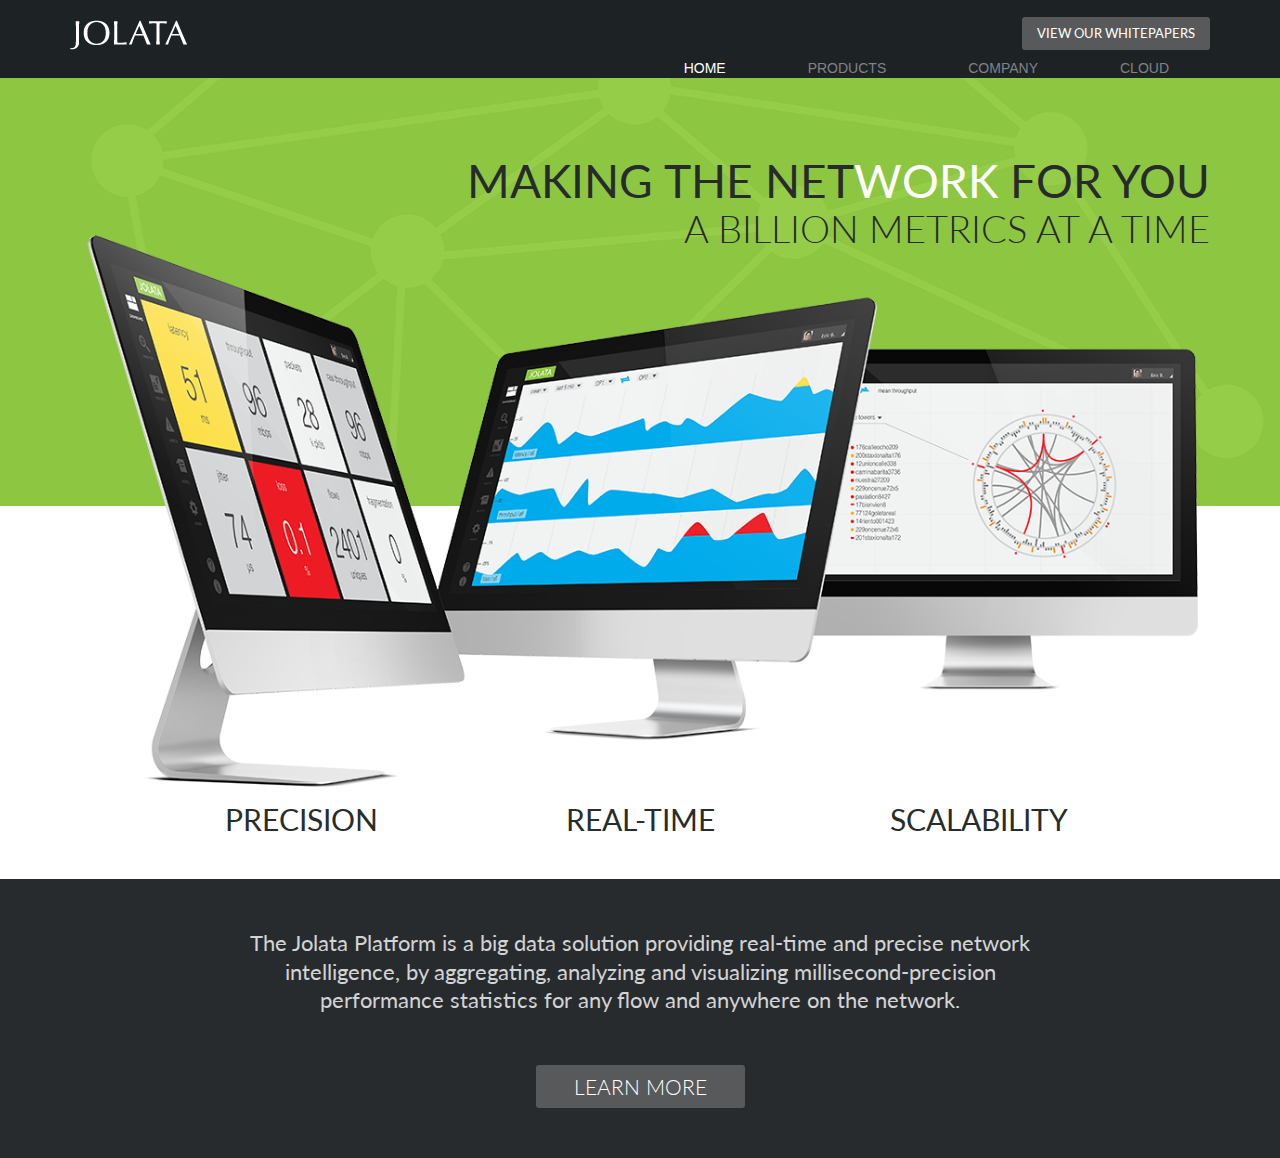
<file: index.html>
<!DOCTYPE html>
<!--[if lt IE 7]>      <html class="no-js lt-ie9 lt-ie8 lt-ie7"> <![endif]-->
<!--[if IE 7]>         <html class="no-js lt-ie9 lt-ie8"> <![endif]-->
<!--[if IE 8]>         <html class="no-js lt-ie9"> <![endif]-->
<!--[if gt IE 8]><!--> <html class="no-js"> <!--<![endif]-->
<head>
  <meta charset="utf-8">
  <!--[if IE]><meta http-equiv='X-UA-Compatible' content='IE=edge,chrome=1'><![endif]-->
  <title></title>
  <meta name="description" content="">
  <meta name="viewport" content="width=device-width, initial-scale=1">
<meta name="google-site-verification" content="Z6y0Ssomqe830ODfMxBny6dJvPVyXy7iS3v-e_mKNX8" />
  <link rel="stylesheet" href="assets/css/partials/bootstrap/bootstrap.css">
  <!-- Font Icon http://fortawesome.github.io/Font-Awesome/ -->
  <link href="//netdna.bootstrapcdn.com/font-awesome/4.0.3/css/font-awesome.css" rel="stylesheet">
  <link rel="stylesheet" href="assets/css/style.css">
  <link rel="stylesheet" href="assets/css/responsive.css">

  <!--[if lt IE 9]>
      <script src="https://oss.maxcdn.com/libs/html5shiv/3.7.0/html5shiv.js"></script>
      <script src="https://oss.maxcdn.com/libs/respond.js/1.3.0/respond.min.js"></script>
  <![endif]-->
   <!--[if lt IE 8]>
    <script src="http://ie7-js.googlecode.com/svn/version/2.1(beta4)/IE8.js"></script>
  <![endif]-->
  <script src="assets/js/libs/modernizr-2.6.2.min.js"></script>
</head>
<body>

  <header id="header" class="sticky">
     <div class="container">
        <div class="row">
              <div id="logo"><a href="index.html"><img src="assets/img/logo.png" alt="jolata"></a></div>
              <div class="rightop clearfix">
                  <a href="form.html" class="link_top">view our whitepapers</a>
                  <nav class="navigation">
                    <ul>
                        <li class="active"><a href="index.html">home</a></li>
                        <li><a href="product.html">Products</a></li>
                        <li><a href="company.html">Company</a></li>
                        <li><a href="cloud/index.html">Cloud</a></li>                      
                    </ul>
                  </nav>
              </div>
        </div>
     </div>   
  </header><!-- //header -->

  <section id="bigbanner">
      <div class="container">
        <div class="bannercontent">
              <header>
                  <h1>MAKING THE NET<span>WORK</span> FOR YOU</h1>
                  <p>A BILLION METRICS AT A TIME</p>
              </header>
              <figure><img src="assets/img/monitors.png" alt="" ></figure>
              <p class="textbanner">
                <span>Precision</span>
                <span>Real-time</span>
                <span>Scalability</span>
              </p>
        </div><!-- //bannercontent-->
      </div>
      <div class="greenbg"></div>
  </section><!-- bigbanner -->

  <section class="drkgrey text-center">
    <div class="container">
        <p class="txt-ltgrey lemoretext">The Jolata Platform is a big data solution providing real-time and precise network intelligence, by aggregating, analyzing and visualizing millisecond-precision <br/>performance statistics for any flow and anywhere on the network.</p>
        <a href="product.html" class="btn-grey lg">Learn MOre</a>
    </div>
  </section> <!-- //drkgrey -->


  <script src="//ajax.googleapis.com/ajax/libs/jquery/1.11.0/jquery.min.js"></script>
  <script>window.jQuery || document.write('<script src="assets/js/libs/jquery-1.11.0.min.js"><\/script>')</script>
  <script src="assets/js/imgLiquid.js"></script>
  <script src="assets/js/responsive-nav.js"></script>
  <script src="assets/js/script.js"></script>

<!-- Global Site Tag (gtag.js) - Google Analytics -->
<script async src="https://www.googletagmanager.com/gtag/js?id=UA-107292328-1"></script>
<script>
  window.dataLayer = window.dataLayer || [];
  function gtag(){dataLayer.push(arguments)};
  gtag('js', new Date());

  gtag('config', 'UA-107292328-1');
</script>
  <script src="assets/js/retina-1.1.0.js"></script>
</body>
</html>
</file>
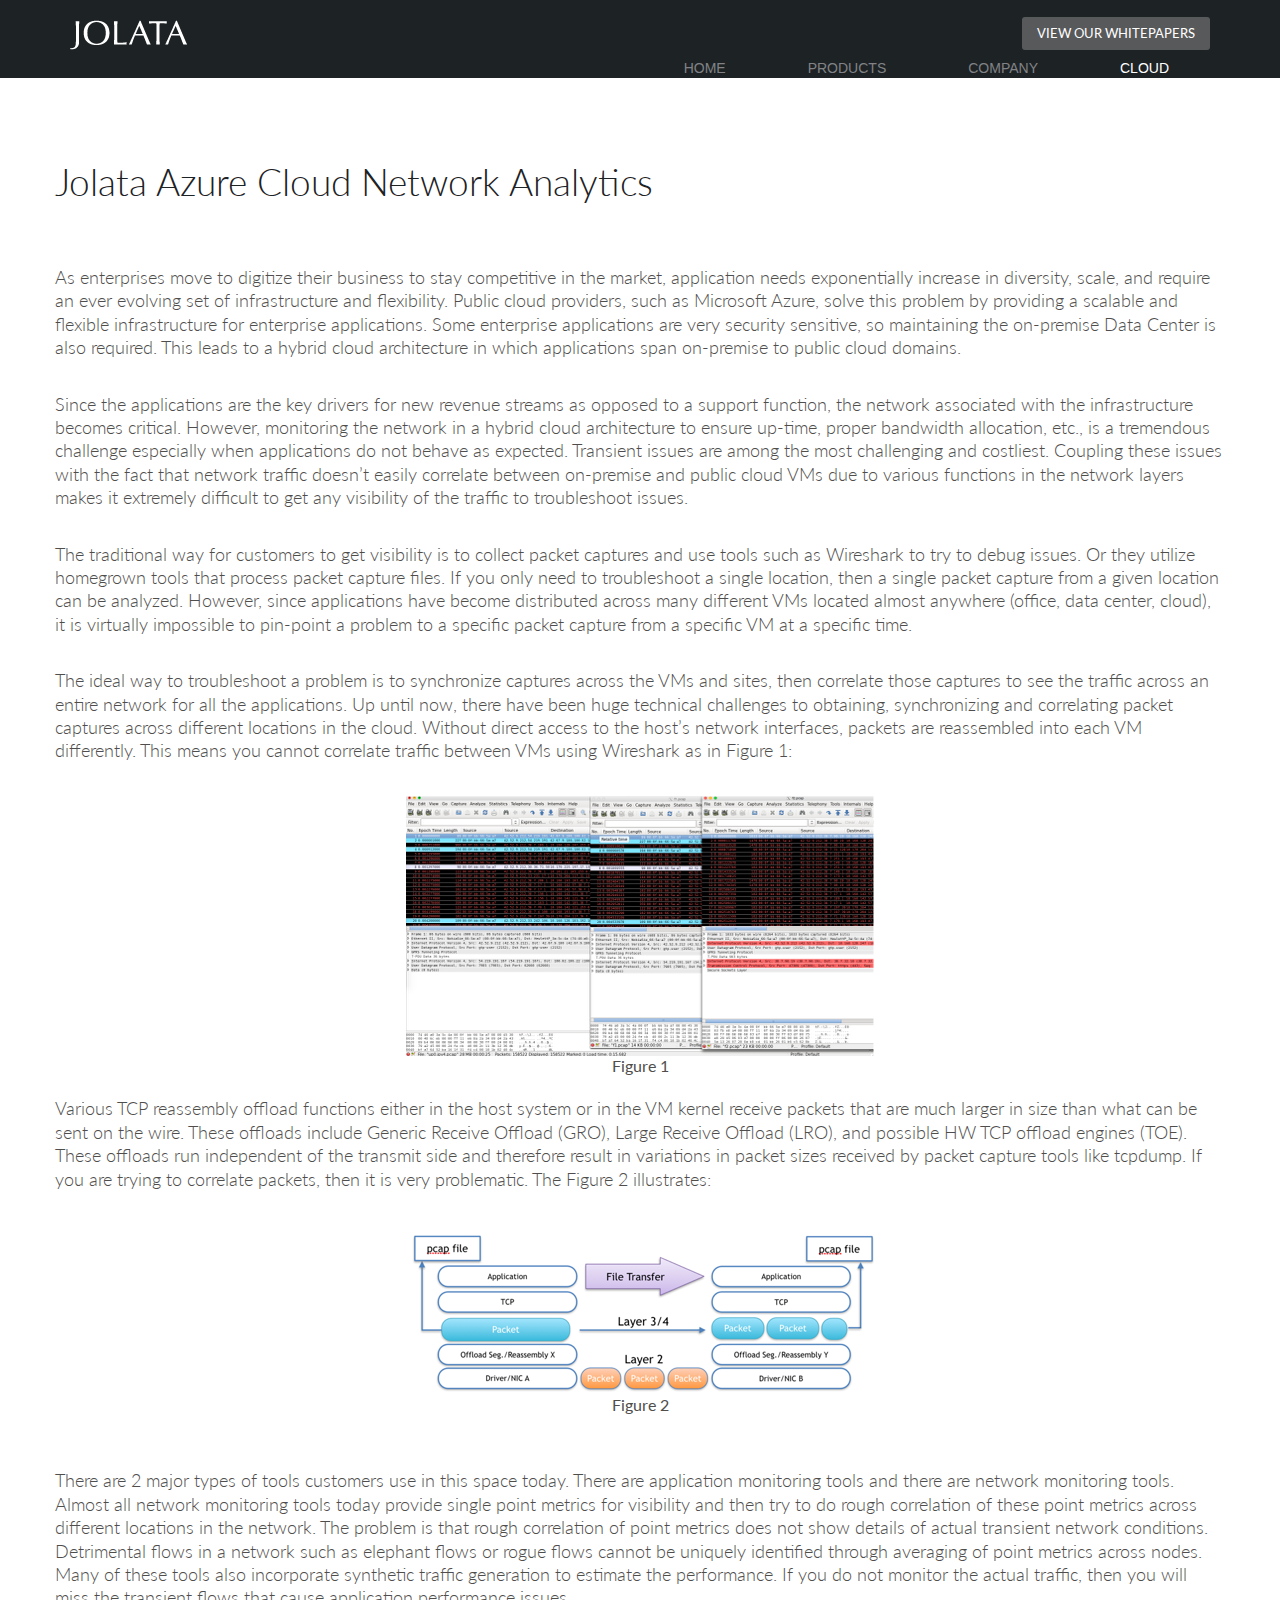
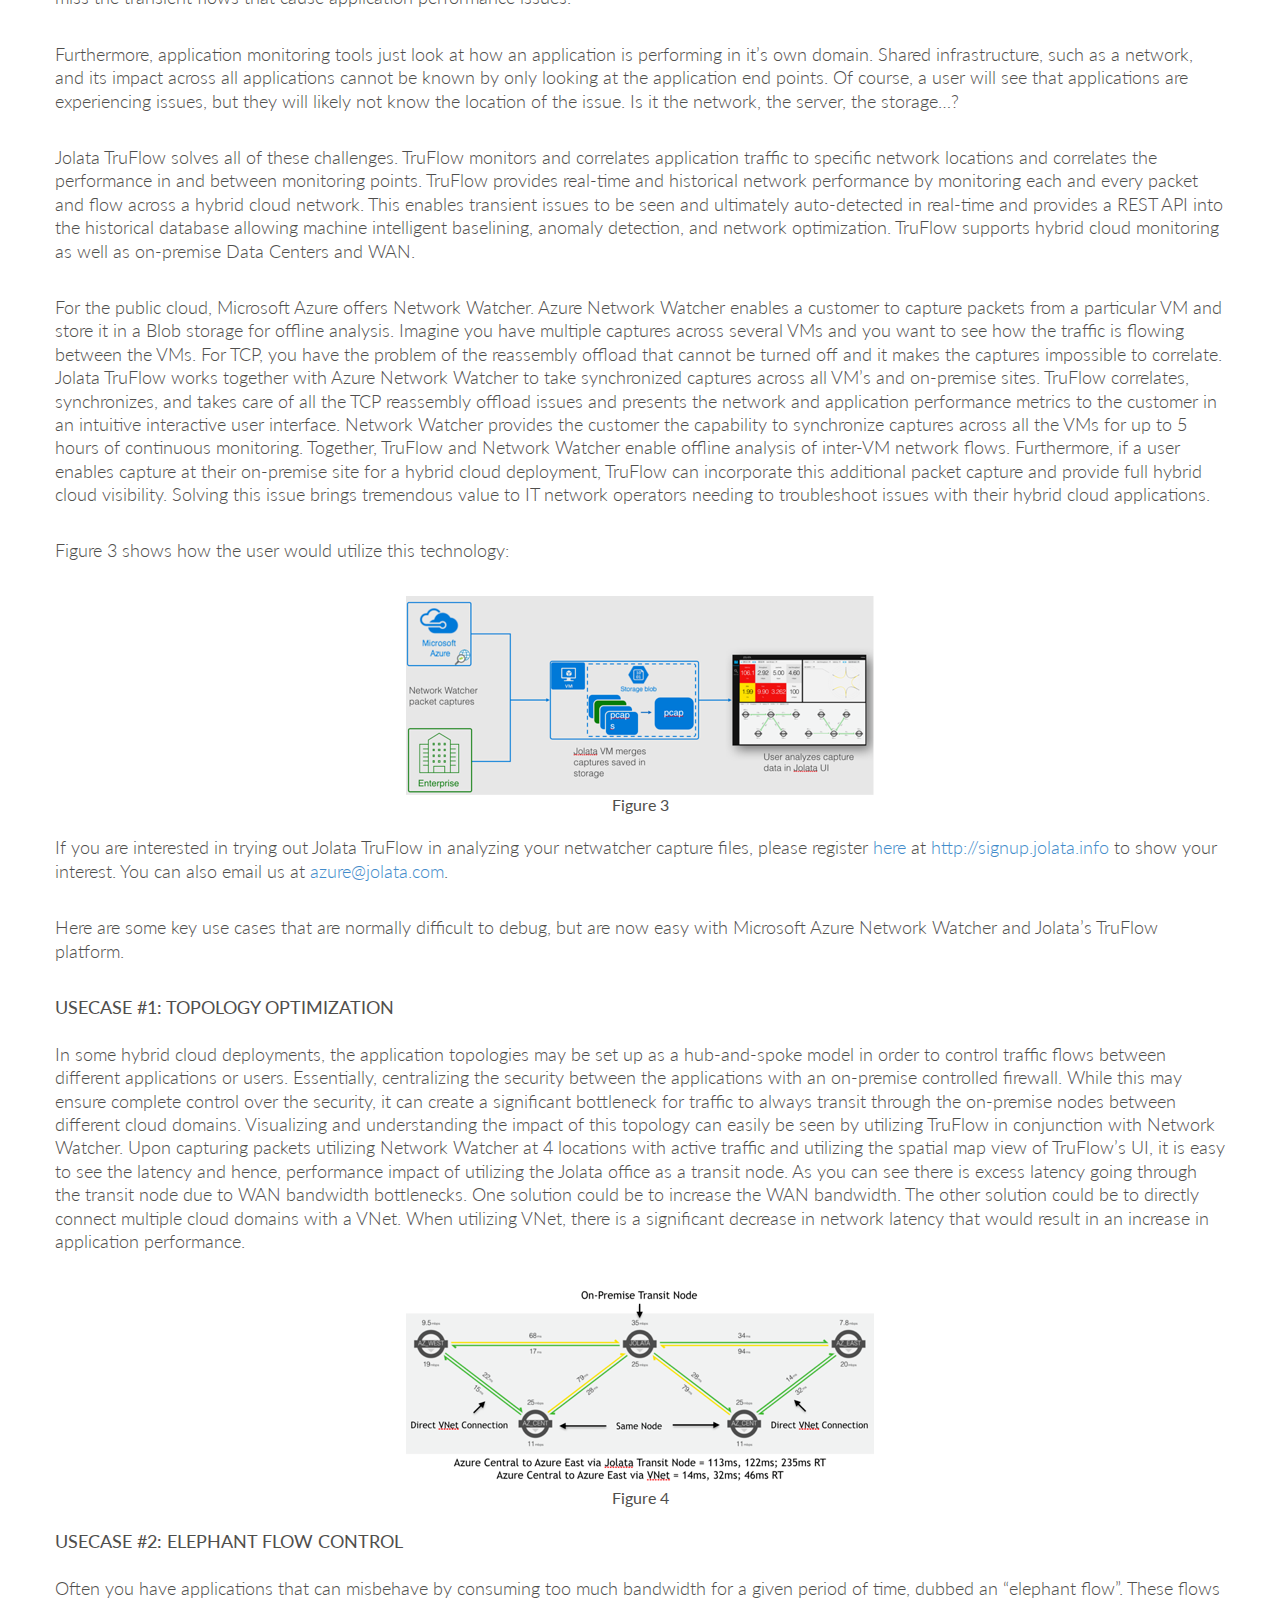
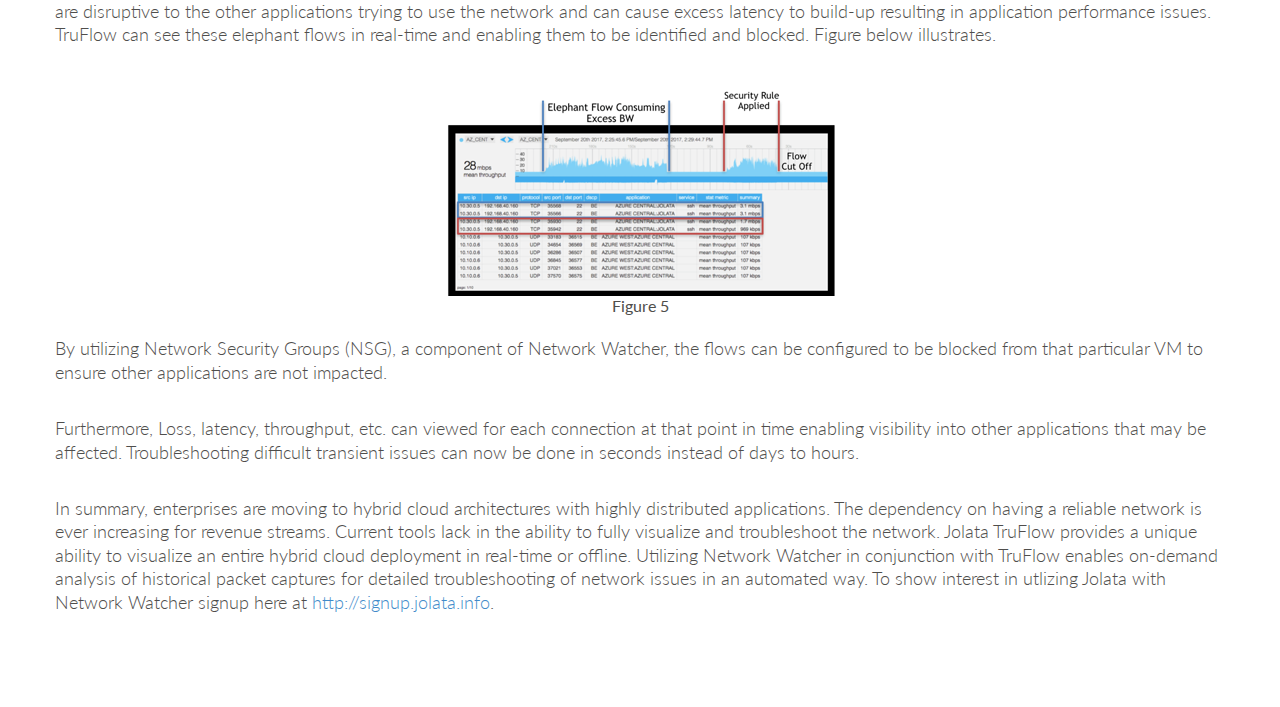
<file: cloud/index.html>
<!DOCTYPE html>
<!--[if lt IE 7]>      <html class="no-js lt-ie9 lt-ie8 lt-ie7"> <![endif]-->
<!--[if IE 7]>         <html class="no-js lt-ie9 lt-ie8"> <![endif]-->
<!--[if IE 8]>         <html class="no-js lt-ie9"> <![endif]-->
<!--[if gt IE 8]><!--> <html class="no-js"> <!--<![endif]-->
<head>
  <meta charset="utf-8">
  <!--[if IE]><meta http-equiv='X-UA-Compatible' content='IE=edge,chrome=1'><![endif]-->
  <title></title>
  <meta name="description" content="">
  <meta name="viewport" content="width=device-width, initial-scale=1">

  <link rel="stylesheet" href="../assets/css/partials/bootstrap/bootstrap.css">
  <!-- Font Icon http://fortawesome.github.io/Font-Awesome/ -->
  <link href="//netdna.bootstrapcdn.com/font-awesome/4.0.3/css/font-awesome.css" rel="stylesheet">
  <link rel="stylesheet" href="../assets/css/style.css">
  <link rel="stylesheet" href="../assets/css/responsive.css">

  <!--[if lt IE 9]>
      <script src="https://oss.maxcdn.com/libs/html5shiv/3.7.0/html5shiv.js"></script>
      <script src="https://oss.maxcdn.com/libs/respond.js/1.3.0/respond.min.js"></script>
  <![endif]-->
   <!--[if lt IE 8]>
    <script src="http://ie7-js.googlecode.com/svn/version/2.1(beta4)/IE8.js"></script>
  <![endif]-->
  <script src="../assets/js/libs/modernizr-2.6.2.min.js"></script>
</head>
<body>

  <header id="header" class="sticky">
     <div class="container">
        <div class="row">
              <div id="logo"><a href="../index.html"><img src="../assets/img/logo.png" alt="jolata"></a></div>
              <div class="rightop clearfix">
                  <a href="../form.html" class="link_top">VIEW OUR WHITEPAPERS</a>
                  <nav class="navigation">
                    <ul>
                        <li><a href="../index.html">home</a></li>
                        <li><a href="../product.html">Products</a></li>
                        <li><a href="../company.html">Company</a></li>
                        <li class="active"><a href="index.html">Cloud</a></li>
                    </ul>
                  </nav>
              </div>
        </div>
     </div>   
  </header><!-- //header -->



  <section id="rt-solve" class="secrow"> 
      <div class="container">
          <div class="row">
              <div class="desc">
                  <h3 class="title-med">Jolata Azure Cloud Network Analytics</h3>
<p>
As enterprises move to digitize their business to stay competitive in the market, application needs exponentially increase in diversity, scale, and require an ever evolving set of infrastructure and flexibility. Public cloud providers, such as Microsoft Azure, solve this problem by providing a scalable and flexible infrastructure for enterprise applications. Some enterprise applications are very security sensitive, so maintaining the on-premise Data Center is also required. This leads to a hybrid cloud architecture in which applications span on-premise to public cloud domains.
</p>
<p>
Since the applications are the key drivers for new revenue streams as opposed to a support function, the network associated with the infrastructure becomes critical. However, monitoring the network in a hybrid cloud architecture to ensure up-time, proper bandwidth allocation, etc., is a tremendous challenge especially when applications do not behave as expected. Transient issues are among the most challenging and costliest. Coupling these issues with the fact that network traffic doesn’t easily correlate between on-premise and public cloud VMs due to various functions in the network layers makes it extremely difficult to get any visibility of the traffic to troubleshoot issues.
</p>
<p>
The traditional way for customers to get visibility is to collect packet captures and use tools such as Wireshark to try to debug issues.  Or they utilize homegrown tools that process packet capture files. If you only need to troubleshoot a single location, then a single packet capture from a given location can be analyzed. However, since applications have become distributed across many different VMs located almost anywhere (office, data center, cloud), it is virtually impossible to pin-point a problem to a specific packet capture from a specific VM at a specific time. 
</p>
<p>
The ideal way to troubleshoot a problem is to synchronize captures across the VMs and sites, then correlate those captures to see the traffic across an entire network for all the applications. Up until now, there have been huge technical challenges to obtaining, synchronizing and correlating packet captures across different locations in the cloud. Without direct access to the host’s network interfaces, packets are reassembled into each VM differently. This means you cannot correlate traffic between VMs using Wireshark as in Figure 1:
      </p>
            <div style="text-align: center;"><img src="../assets/img/azure_1.png" alt="Figure 1"> <br>  Figure 1 </div> <br>
<p>

Various TCP reassembly offload functions either in the host system or in the VM kernel receive packets that are much larger in size than what can be sent on the wire. These offloads include Generic Receive Offload (GRO), Large Receive Offload (LRO), and possible HW TCP offload engines (TOE). These offloads run independent of the transmit side and therefore result in variations in packet sizes received by packet capture tools like tcpdump. If you are trying to correlate packets, then it is very problematic. The 
Figure  2 illustrates:
              <div style="text-align: center;"><img src="../assets/img/azure_2.png" alt=""> <br>  Figure 2 </div> <br>
</p>
<p>


There are 2 major types of tools customers use in this space today. There are application monitoring tools and there are network monitoring tools. Almost all network monitoring tools today provide single point metrics for visibility and then try to do rough correlation of these point metrics across different locations in the network. The problem is that rough correlation of point metrics does not show details of actual transient network conditions. Detrimental flows in a network such as elephant flows or rogue flows cannot be uniquely identified through averaging of point metrics across nodes. Many of these tools also incorporate synthetic traffic generation to estimate the performance. If you do not monitor the actual traffic, then you will miss the transient flows that cause application performance issues.
</p>
<p>

Furthermore, application monitoring tools just look at how an application is performing in it’s own domain. Shared infrastructure, such as a network, and its impact across all applications cannot be known by only looking at the application end points. Of course, a user will see that applications are experiencing issues, but they will likely not know the location of the issue. Is it the network, the server, the storage…?
</p>
<p>
Jolata TruFlow solves all of these challenges.  TruFlow monitors and correlates application traffic to specific network locations and correlates the performance in and between monitoring points. TruFlow provides real-time and historical network performance by monitoring each and every packet and flow across a hybrid cloud network. This enables transient issues to be seen and ultimately auto-detected in real-time and provides a REST API into the historical database allowing machine intelligent baselining, anomaly detection, and network optimization. TruFlow supports hybrid cloud monitoring as well as on-premise Data Centers and WAN.
</p>
<p>
For the public cloud, Microsoft Azure offers Network Watcher. Azure Network Watcher enables a customer to capture packets from a particular VM and store it in a Blob storage for offline analysis. Imagine you have multiple captures across several VMs and you want to see how the traffic is flowing between the VMs. For TCP, you have the problem of the reassembly offload that cannot be turned off and it makes the captures impossible to correlate. Jolata TruFlow works together with Azure Network Watcher to take synchronized captures across all VM’s and on-premise sites. TruFlow correlates, synchronizes, and takes care of all the TCP reassembly offload issues and presents the network and application performance metrics to the customer in an intuitive interactive user interface.  Network Watcher provides the customer the capability to synchronize captures across all the VMs for up to 5 hours of continuous monitoring. Together, TruFlow and Network Watcher enable offline analysis of inter-VM network flows.  Furthermore, if a user enables capture at their on-premise site for a hybrid cloud deployment, TruFlow can incorporate this additional packet capture and provide full hybrid cloud visibility. Solving this issue brings tremendous value to IT network operators needing to troubleshoot issues with their hybrid cloud applications.
</p>
<p>
Figure 3 shows how the user would utilize this technology:
</p>
              <div style="text-align: center;"><img src="../assets/img/azure_3.png" alt=""> <br>  Figure 3 </div> <br>
<p>
If you are interested in trying out Jolata TruFlow in analyzing your netwatcher capture files, please register <a href="http://signup.jolata.info">here</a> at <a href="http://signup.jolata.info">http://signup.jolata.info</a> to show your interest. You can also email us at <a mailto="azure@jolata.com">azure@jolata.com</a>.
</p>
<p>
Here are some key use cases that are normally difficult to debug, but are now easy with Microsoft Azure Network Watcher and Jolata’s TruFlow platform.
</p>
<p>
  <strong>Usecase #1: Topology Optimization</strong>
<br>
In some hybrid cloud deployments, the application topologies may be set up as a hub-and-spoke model in order to control traffic flows between different applications or users. Essentially, centralizing the security between the applications with an on-premise controlled firewall. While this may ensure complete control over the security, it can create a significant bottleneck for traffic to always transit through the on-premise nodes between different cloud domains. Visualizing and understanding the impact of this topology can easily be seen by utilizing TruFlow in conjunction with Network Watcher. Upon capturing packets utilizing Network Watcher at 4 locations with active traffic and utilizing the spatial map view of TruFlow’s UI, it is easy to see the latency and hence, performance impact of utilizing the Jolata office as a transit node.
As you can see there is excess latency going through the transit node due to WAN bandwidth bottlenecks. One solution could be to increase the WAN bandwidth. The other solution could be to directly connect multiple cloud domains with a VNet. When utilizing VNet, there is a significant decrease in network latency that would result in an increase in application performance.
</p>
              <div style="text-align: center;"><img src="../assets/img/azure_4.png" alt=""> <br>  Figure 4 </div> <br>
    <p>
      <strong>Usecase #2: Elephant flow control</strong>
<br>
Often you have applications that can misbehave by consuming too much bandwidth for a given period of time, dubbed an “elephant flow”. These flows are disruptive to the other applications trying to use the network and can cause excess latency to build-up resulting in application performance issues. TruFlow can see these elephant flows in real-time and enabling them to be identified and blocked. Figure below illustrates.
</p>
              <div style="text-align: center;"><img src="../assets/img/azure_5.png" alt=""> <br>  Figure 5 </div> <br>
 <p>
By utilizing Network Security Groups (NSG), a component of Network Watcher, the flows can be configured to be blocked from that particular VM to ensure other applications are not impacted.
</p>
<p>
Furthermore, Loss, latency, throughput, etc. can viewed for each connection at that point in time enabling visibility into other applications that may be affected. Troubleshooting difficult transient issues can now be done in seconds instead of days to hours. 
</p>
<p>
In summary, enterprises are moving to hybrid cloud architectures with highly distributed applications. The dependency on having a reliable network is ever increasing for revenue streams. Current tools lack in the ability to fully visualize and troubleshoot the network. Jolata TruFlow provides a unique ability to visualize an entire hybrid cloud deployment in real-time or offline. Utilizing Network Watcher in conjunction with TruFlow enables on-demand analysis of historical packet captures for detailed troubleshooting of network issues in an automated way. To show interest in utlizing Jolata with Network Watcher signup here at <a href="http://signup.jolata.info">http://signup.jolata.info</a>.
</p>
    

              </div>

          </div>
      </div>
  </section> <!-- rt-solve -->



  <script src="//ajax.googleapis.com/ajax/libs/jquery/1.11.0/jquery.min.js"></script>
  <script>window.jQuery || document.write('<script src="../assets/js/libs/jquery-1.11.0.min.js"><\/script>')</script>
  <script src="../assets/js/imgLiquid.js"></script>
  <script src="../assets/js/responsive-nav.js"></script>
  <script src="../assets/js/script.js"></script>

  <!-- Global Site Tag (gtag.js) - Google Analytics -->
<script async src="https://www.googletagmanager.com/gtag/js?id=UA-107292328-1"></script>
<script>
  window.dataLayer = window.dataLayer || [];
  function gtag(){dataLayer.push(arguments)};
  gtag('js', new Date());

  gtag('config', 'UA-107292328-1');
</script>
  
  <script src="../assets/js/retina-1.1.0.js"></script>
</body>
</html>
</file>
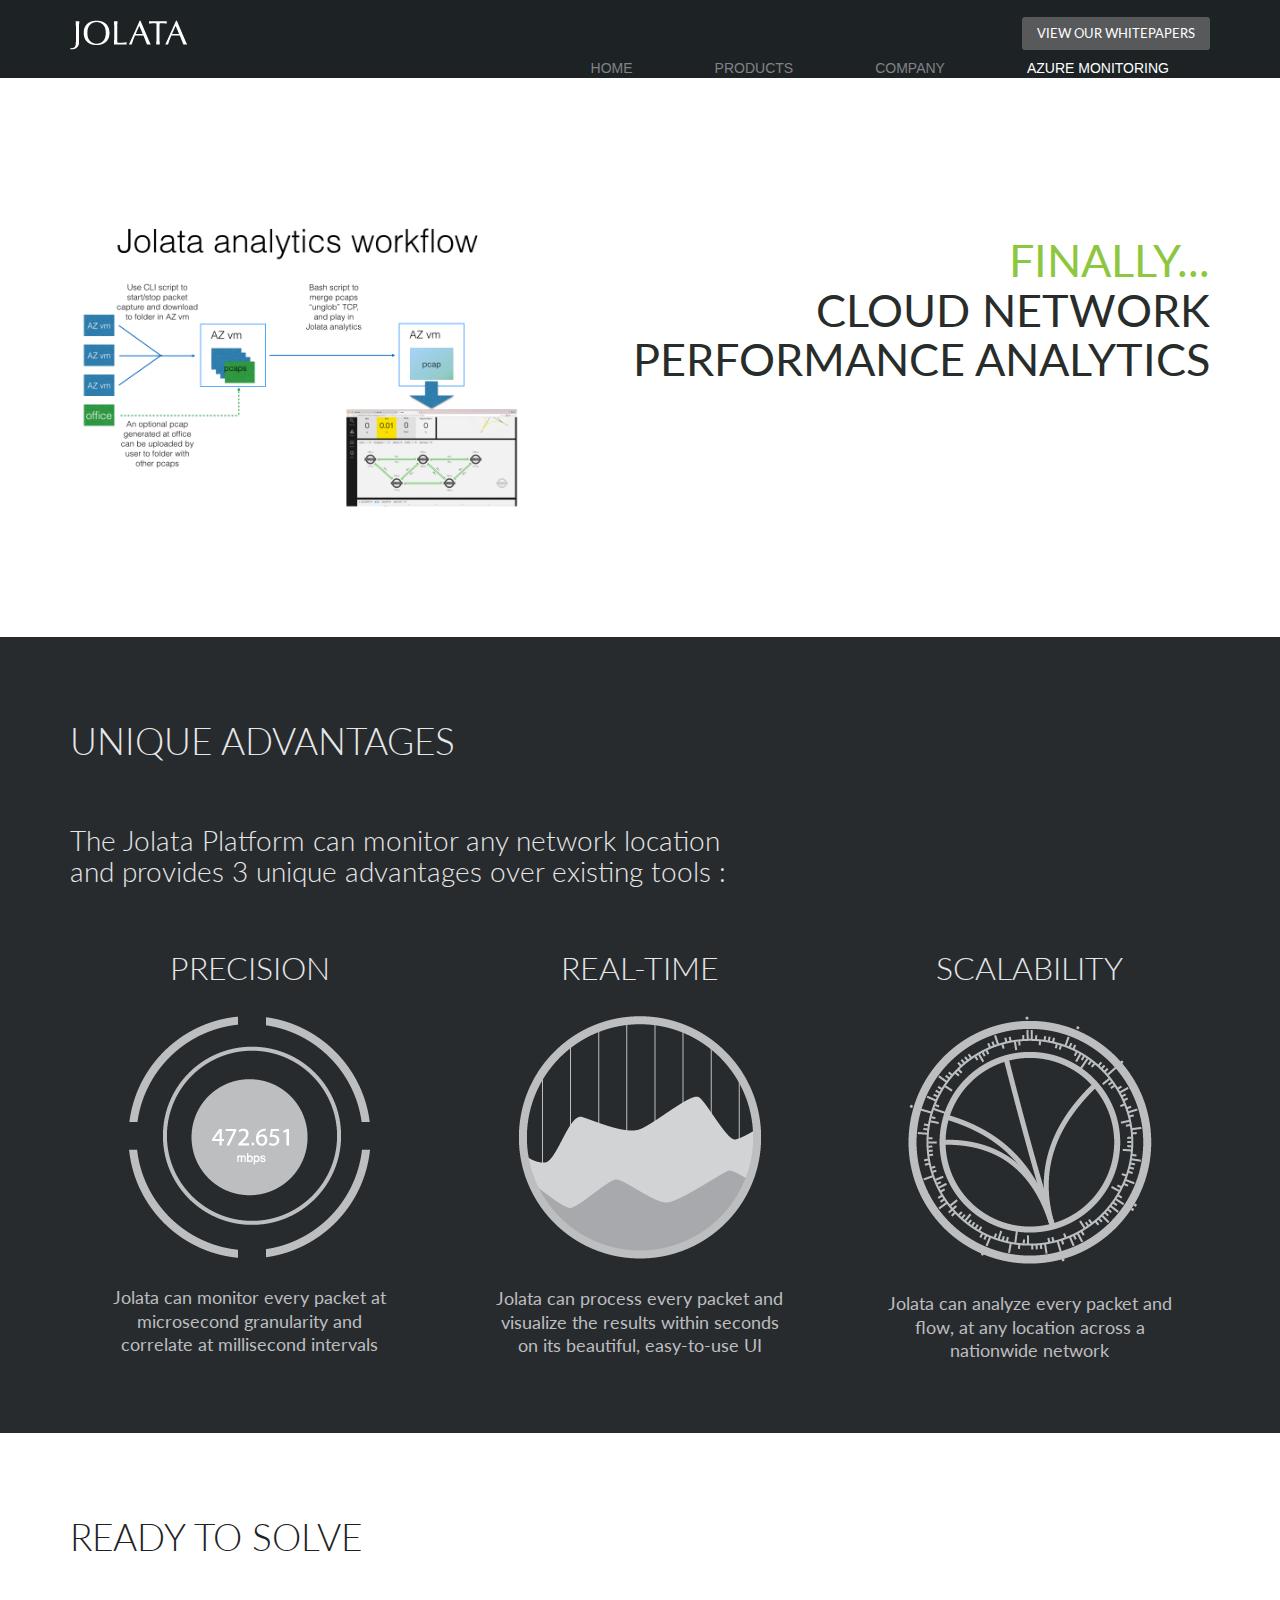
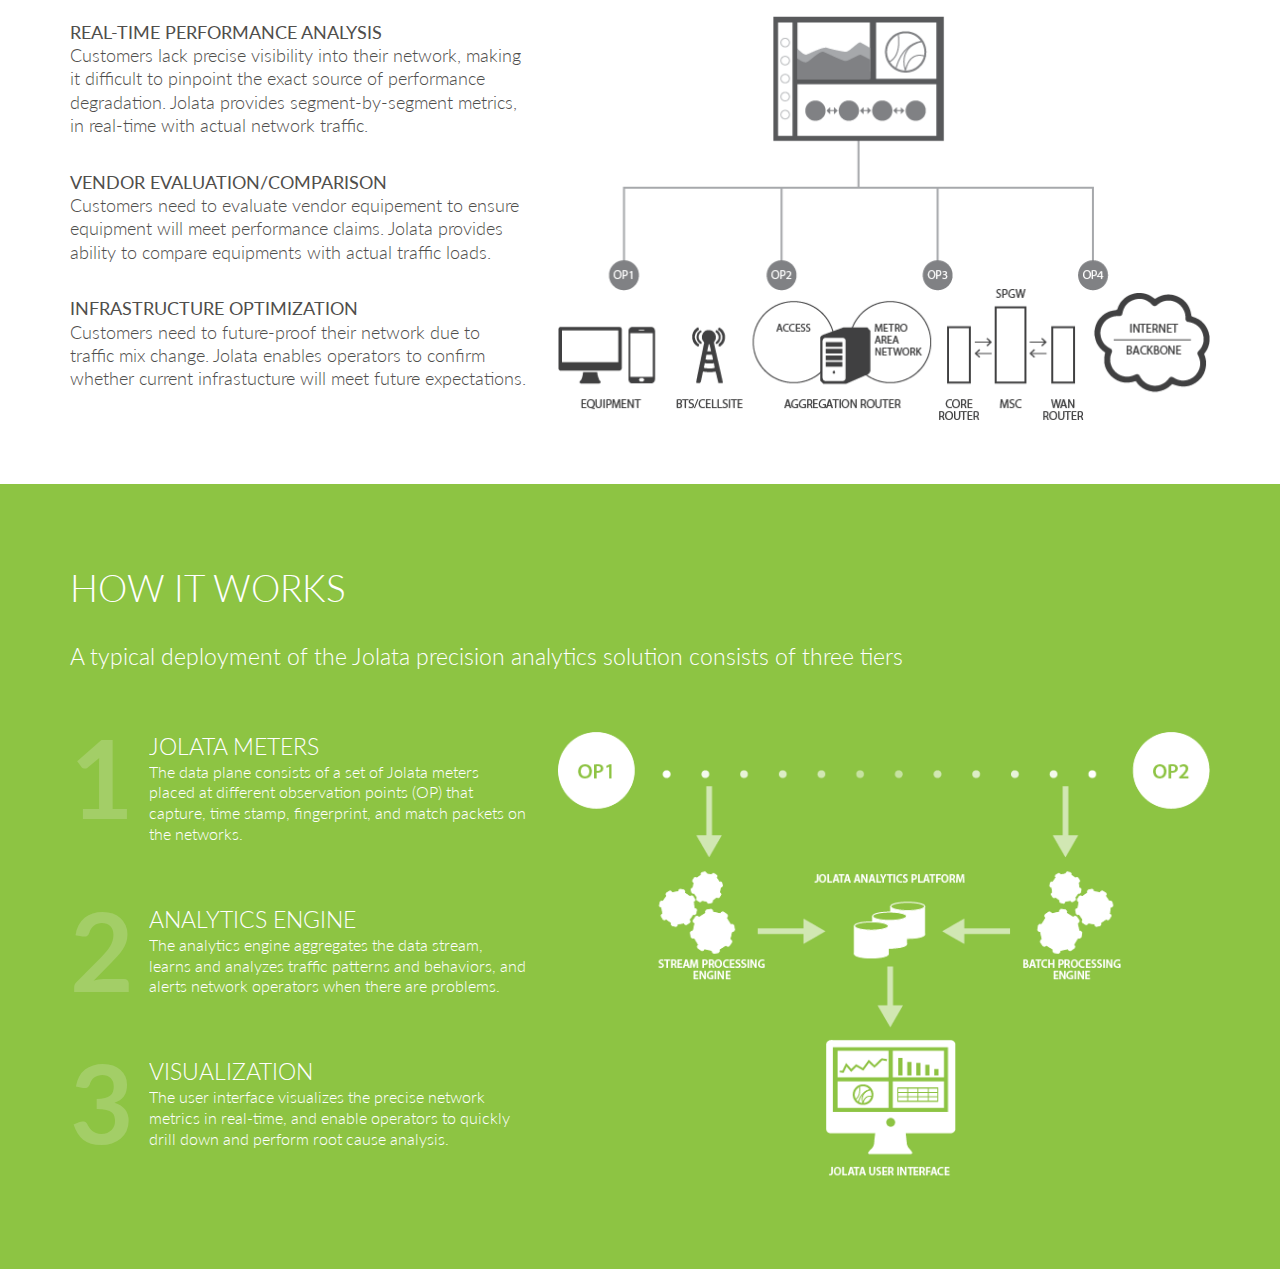
<file: azure.html>
<!DOCTYPE html>
<!--[if lt IE 7]>      <html class="no-js lt-ie9 lt-ie8 lt-ie7"> <![endif]-->
<!--[if IE 7]>         <html class="no-js lt-ie9 lt-ie8"> <![endif]-->
<!--[if IE 8]>         <html class="no-js lt-ie9"> <![endif]-->
<!--[if gt IE 8]><!--> <html class="no-js"> <!--<![endif]-->
<head>
  <meta charset="utf-8">
  <!--[if IE]><meta http-equiv='X-UA-Compatible' content='IE=edge,chrome=1'><![endif]-->
  <title></title>
  <meta name="description" content="">
  <meta name="viewport" content="width=device-width, initial-scale=1">

  <link rel="stylesheet" href="assets/css/partials/bootstrap/bootstrap.css">
  <!-- Font Icon http://fortawesome.github.io/Font-Awesome/ -->
  <link href="//netdna.bootstrapcdn.com/font-awesome/4.0.3/css/font-awesome.css" rel="stylesheet">
  <link rel="stylesheet" href="assets/css/style.css">
  <link rel="stylesheet" href="assets/css/responsive.css">

  <!--[if lt IE 9]>
      <script src="https://oss.maxcdn.com/libs/html5shiv/3.7.0/html5shiv.js"></script>
      <script src="https://oss.maxcdn.com/libs/respond.js/1.3.0/respond.min.js"></script>
  <![endif]-->
   <!--[if lt IE 8]>
    <script src="http://ie7-js.googlecode.com/svn/version/2.1(beta4)/IE8.js"></script>
  <![endif]-->
  <script src="assets/js/libs/modernizr-2.6.2.min.js"></script>
</head>
<body>

  <header id="header" class="sticky">
     <div class="container">
        <div class="row">
              <div id="logo"><a href="index.html"><img src="assets/img/logo.png" alt="jolata"></a></div>
              <div class="rightop clearfix">
                  <a href="form.html" class="link_top">VIEW OUR WHITEPAPERS</a>
                  <nav class="navigation">
                    <ul>
                        <li><a href="index.html">home</a></li>
                        <li><a href="product.html">Products</a></li>
                        <li><a href="company.html">Company</a></li>
                        <li class="active"><a href="azure.html">Azure Monitoring</a></li>
                    </ul>
                  </nav>
              </div>
        </div>
     </div>   
  </header><!-- //header -->

  <section id="prodBaner" class="secrow"> 
      <div class="container">
          <div class="row">
                <div class="col-md-5"><figure><img src="assets/img/AzureNetwatcherJolataWorkflow.jpg" alt=""></figure></div>
                <div class="desc col-md-7">
                    <h2><span class="green">FINALLY...</span><br>Cloud NETWORK PERFORMANCE ANALYTICS </h2>
                </div>
          </div>    
      </div>
  </section><!-- //prodBaner -->

  <section id="advantages" class="secrow">
      <div class="container">
          <h3 class="title-med">UNIQUE ADVANTAGES</h3>
          <p class="textadv">The Jolata Platform can monitor any network location <br/>and provides 3 unique advantages over existing tools :</p>
          
          <ul class="row listadv">
              <li class="col-md-4 col-sm-4">
                  <div class="inner">
                      <h5>PRECISION</h5>
                      <figure><img src="assets/img/prod_icon1.png" alt=""></figure>
                      <p class="desc">Jolata can monitor every packet at microsecond granularity and <br/>correlate at millisecond intervals</p>
                  </div>
              </li>

              <li class="col-md-4 col-sm-4">
                  <div class="inner">
                      <h5>Real-time</h5>
                      <figure><img src="assets/img/prod_icon2.png" alt=""></figure>
                      <p class="desc">Jolata can process every packet and visualize the results within seconds <br/>on its beautiful, easy-to-use UI</p>
                  </div>
              </li>

              <li class="col-md-4 col-sm-4">
                  <div class="inner">
                      <h5>scalability</h5>
                      <figure><img src="assets/img/prod_icon3.png" alt=""></figure>
                      <p class="desc">Jolata can analyze every packet and <br/>flow, at any location across a <br/>nationwide network</p>
                  </div>
              </li>
          </div><!-- //listadv -->
      </div>
  </section><!-- //drkgrey -->

  <section id="rt-solve" class="secrow"> 
      <div class="container">
          <div class="row">
              <div class="desc col-md-5">
                  <h3 class="title-med">READY TO SOLVE</h3>
                  <p>
                    <strong>REAL-TIME performance analysis</strong>
                    Customers lack precise visibility into their network, making it difficult to pinpoint the exact source of performance degradation. Jolata provides segment-by-segment metrics, in real-time with actual network traffic.
                  </p>

                  <p>
                    <strong>Vendor Evaluation/comparison</strong>
                    Customers need to evaluate vendor equipement to ensure equipment will meet performance claims. Jolata provides ability to compare equipments with actual traffic loads.
                  </p>

                  <p>
                    <strong>Infrastructure optimization </strong>
                    Customers need to future-proof their network due to traffic mix change. Jolata enables operators to confirm whether current infrastucture will meet future expectations.
                  </p>
              </div>
              <figure class="col-md-7"><img src="assets/img/solve.png" alt=""></figure>
          </div>
      </div>
  </section> <!-- rt-solve -->

  <section id="ht-works" class="secrow">
       <div class="container"> 
            <h3 class="title-med">HOW IT WORKS</h3>
            <p class="workstext">A typical deployment of the Jolata precision analytics solution consists of three tiers</p>
                   
            <div class="row">
                <div class="listbg-numb col-md-5">
                    <ul>
                        <li>
                            <span class="bgnumb">1</span>
                            <p class="desc">
                                <strong>Jolata Meters</strong>
                                The data plane consists of a set of Jolata meters placed at different observation points (OP) that capture, time stamp, fingerprint, and match packets on the networks.
                            </p>
                        </li>
                         <li>
                            <span class="bgnumb">2</span>
                            <p class="desc">
                                <strong>Analytics Engine</strong>
                                The analytics engine aggregates the data stream, learns and analyzes traffic patterns and behaviors, and alerts network operators when there are problems.
                            </p>
                        </li>
                         <li>
                            <span class="bgnumb">3</span>
                            <p class="desc">
                                <strong>Visualization</strong>
                                The user interface visualizes the precise network metrics in real-time, and enable operators to quickly drill down and perform root cause analysis.
                            </p>
                        </li>
                    </ul>
                </div>
                <figure class="col-md-7"><img src="assets/img/howitworks.png" alt=""></figure>
            </div>
          </div>
       </div>
  </section> <!-- ht-works -->

  <script src="//ajax.googleapis.com/ajax/libs/jquery/1.11.0/jquery.min.js"></script>
  <script>window.jQuery || document.write('<script src="assets/js/libs/jquery-1.11.0.min.js"><\/script>')</script>
  <script src="assets/js/imgLiquid.js"></script>
  <script src="assets/js/responsive-nav.js"></script>
  <script src="assets/js/script.js"></script>

  <script>
    var _gaq=[['_setAccount','UA-51930713-1'],['_trackPageview']];
    (function(d,t){var g=d.createElement(t),s=d.getElementsByTagName(t)[0];
    g.src=('https:'==location.protocol?'//ssl':'//www')+'.google-analytics.com/ga.js';
    s.parentNode.insertBefore(g,s)}(document,'script'));
  </script>
  <script src="assets/js/retina-1.1.0.js"></script>
</body>
</html>
</file>
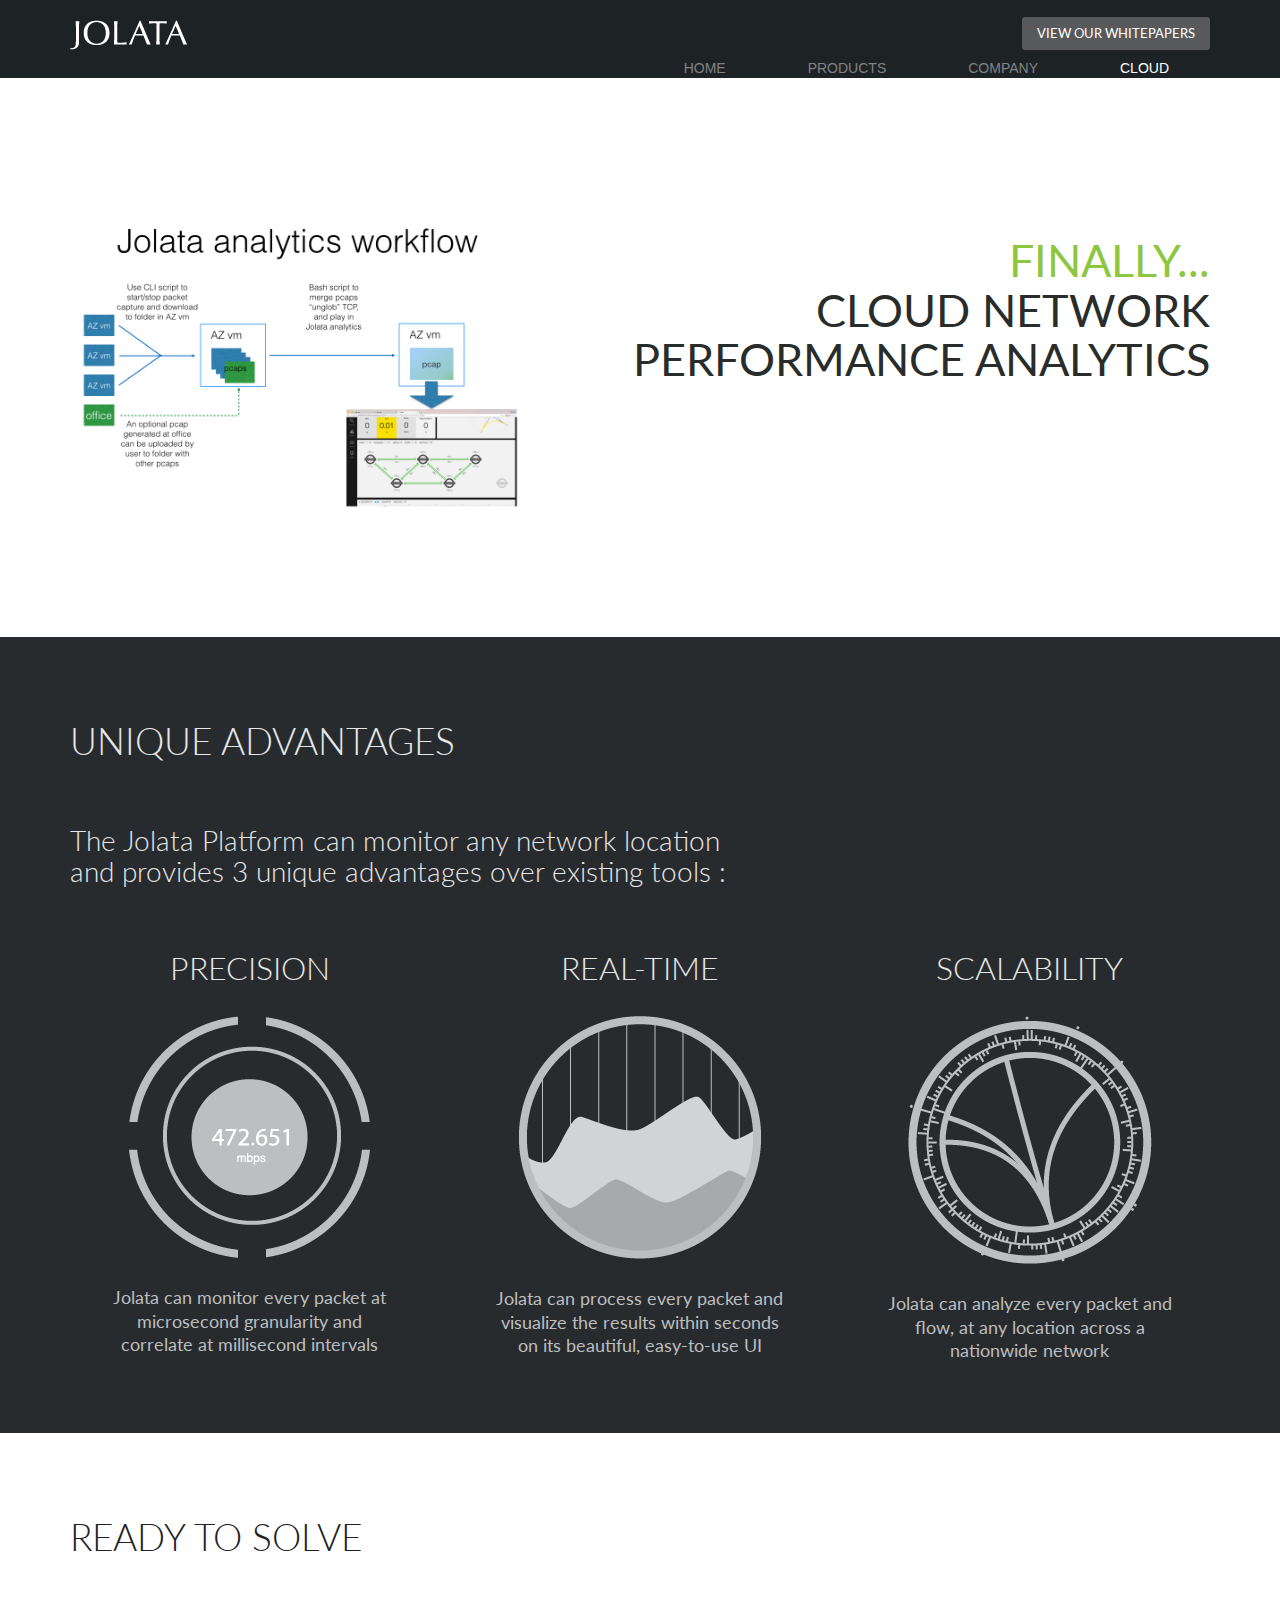
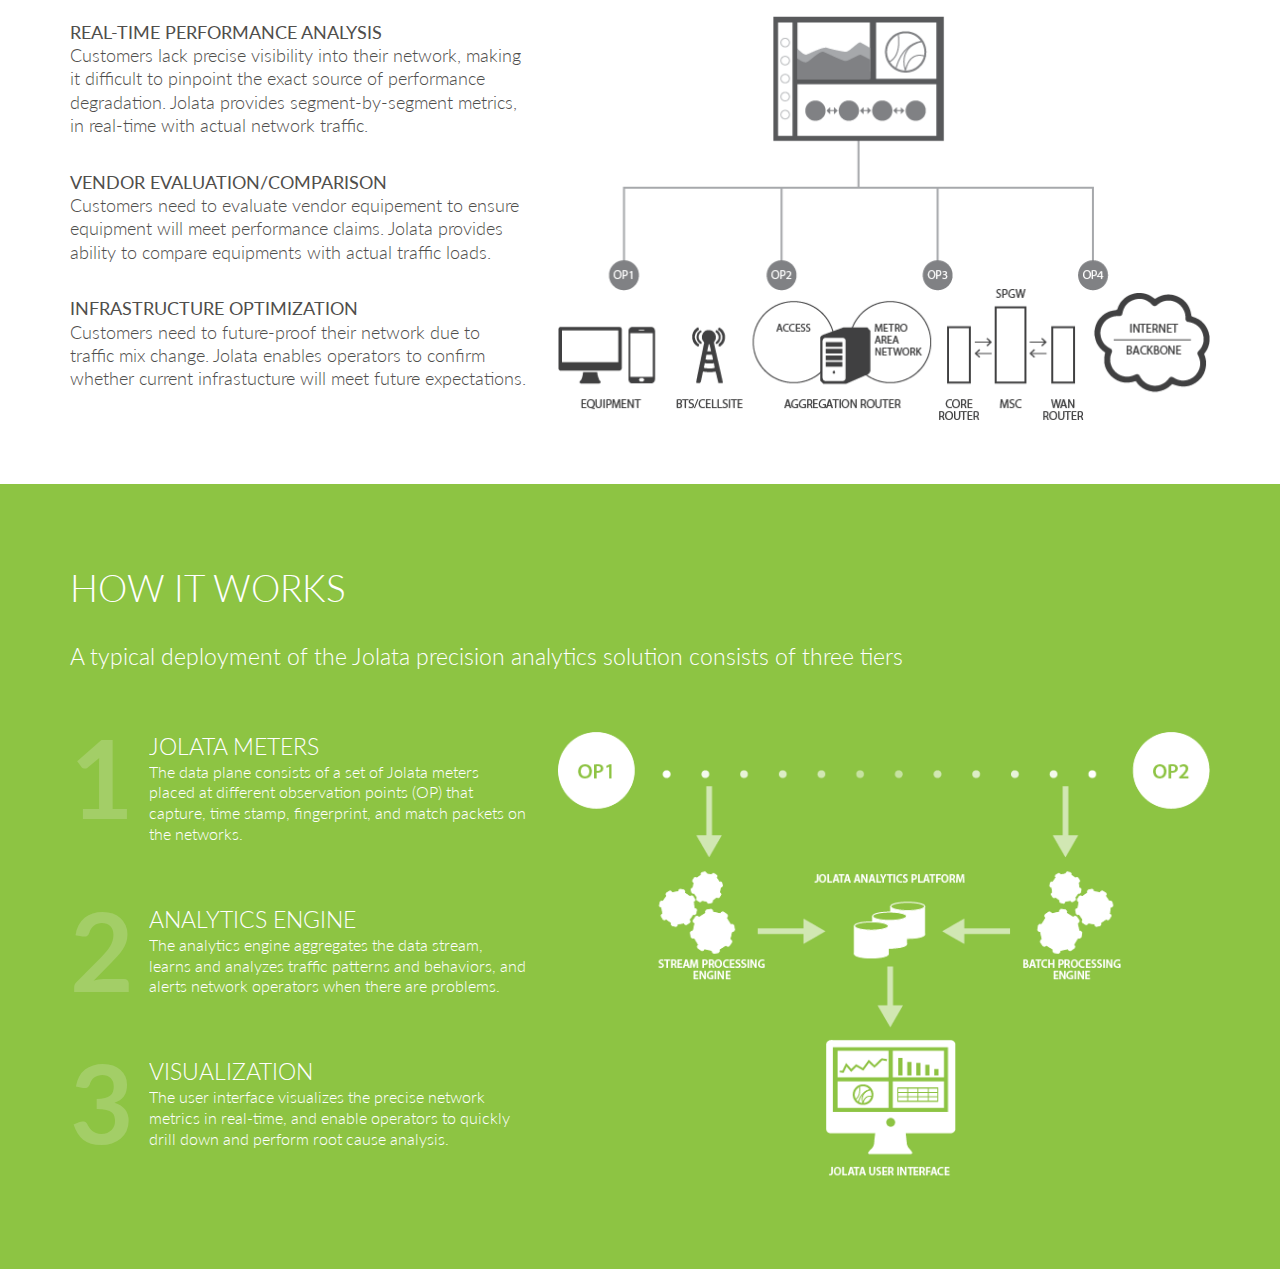
<file: cloud.html>
<!DOCTYPE html>
<!--[if lt IE 7]>      <html class="no-js lt-ie9 lt-ie8 lt-ie7"> <![endif]-->
<!--[if IE 7]>         <html class="no-js lt-ie9 lt-ie8"> <![endif]-->
<!--[if IE 8]>         <html class="no-js lt-ie9"> <![endif]-->
<!--[if gt IE 8]><!--> <html class="no-js"> <!--<![endif]-->
<head>
  <meta charset="utf-8">
  <!--[if IE]><meta http-equiv='X-UA-Compatible' content='IE=edge,chrome=1'><![endif]-->
  <title></title>
  <meta name="description" content="">
  <meta name="viewport" content="width=device-width, initial-scale=1">

  <link rel="stylesheet" href="assets/css/partials/bootstrap/bootstrap.css">
  <!-- Font Icon http://fortawesome.github.io/Font-Awesome/ -->
  <link href="//netdna.bootstrapcdn.com/font-awesome/4.0.3/css/font-awesome.css" rel="stylesheet">
  <link rel="stylesheet" href="assets/css/style.css">
  <link rel="stylesheet" href="assets/css/responsive.css">

  <!--[if lt IE 9]>
      <script src="https://oss.maxcdn.com/libs/html5shiv/3.7.0/html5shiv.js"></script>
      <script src="https://oss.maxcdn.com/libs/respond.js/1.3.0/respond.min.js"></script>
  <![endif]-->
   <!--[if lt IE 8]>
    <script src="http://ie7-js.googlecode.com/svn/version/2.1(beta4)/IE8.js"></script>
  <![endif]-->
  <script src="assets/js/libs/modernizr-2.6.2.min.js"></script>
</head>
<body>

  <header id="header" class="sticky">
     <div class="container">
        <div class="row">
              <div id="logo"><a href="index.html"><img src="assets/img/logo.png" alt="jolata"></a></div>
              <div class="rightop clearfix">
                  <a href="form.html" class="link_top">VIEW OUR WHITEPAPERS</a>
                  <nav class="navigation">
                    <ul>
                        <li><a href="index.html">home</a></li>
                        <li><a href="product.html">Products</a></li>
                        <li><a href="company.html">Company</a></li>
                        <li class="active"><a href="cloud.html">Cloud</a></li>
                    </ul>
                  </nav>
              </div>
        </div>
     </div>   
  </header><!-- //header -->

  <section id="prodBaner" class="secrow"> 
      <div class="container">
          <div class="row">
                <div class="col-md-5"><figure><img src="assets/img/AzureNetwatcherJolataWorkflow.jpg" alt=""></figure></div>
                <div class="desc col-md-7">
                    <h2><span class="green">FINALLY...</span><br>Cloud NETWORK PERFORMANCE ANALYTICS </h2>
                </div>
          </div>    
      </div>
  </section><!-- //prodBaner -->

  <section id="advantages" class="secrow">
      <div class="container">
          <h3 class="title-med">UNIQUE ADVANTAGES</h3>
          <p class="textadv">The Jolata Platform can monitor any network location <br/>and provides 3 unique advantages over existing tools :</p>
          
          <ul class="row listadv">
              <li class="col-md-4 col-sm-4">
                  <div class="inner">
                      <h5>PRECISION</h5>
                      <figure><img src="assets/img/prod_icon1.png" alt=""></figure>
                      <p class="desc">Jolata can monitor every packet at microsecond granularity and <br/>correlate at millisecond intervals</p>
                  </div>
              </li>

              <li class="col-md-4 col-sm-4">
                  <div class="inner">
                      <h5>Real-time</h5>
                      <figure><img src="assets/img/prod_icon2.png" alt=""></figure>
                      <p class="desc">Jolata can process every packet and visualize the results within seconds <br/>on its beautiful, easy-to-use UI</p>
                  </div>
              </li>

              <li class="col-md-4 col-sm-4">
                  <div class="inner">
                      <h5>scalability</h5>
                      <figure><img src="assets/img/prod_icon3.png" alt=""></figure>
                      <p class="desc">Jolata can analyze every packet and <br/>flow, at any location across a <br/>nationwide network</p>
                  </div>
              </li>
          </div><!-- //listadv -->
      </div>
  </section><!-- //drkgrey -->

  <section id="rt-solve" class="secrow"> 
      <div class="container">
          <div class="row">
              <div class="desc col-md-5">
                  <h3 class="title-med">READY TO SOLVE</h3>
                  <p>
                    <strong>REAL-TIME performance analysis</strong>
                    Customers lack precise visibility into their network, making it difficult to pinpoint the exact source of performance degradation. Jolata provides segment-by-segment metrics, in real-time with actual network traffic.
                  </p>

                  <p>
                    <strong>Vendor Evaluation/comparison</strong>
                    Customers need to evaluate vendor equipement to ensure equipment will meet performance claims. Jolata provides ability to compare equipments with actual traffic loads.
                  </p>

                  <p>
                    <strong>Infrastructure optimization </strong>
                    Customers need to future-proof their network due to traffic mix change. Jolata enables operators to confirm whether current infrastucture will meet future expectations.
                  </p>
              </div>
              <figure class="col-md-7"><img src="assets/img/solve.png" alt=""></figure>
          </div>
      </div>
  </section> <!-- rt-solve -->

  <section id="ht-works" class="secrow">
       <div class="container"> 
            <h3 class="title-med">HOW IT WORKS</h3>
            <p class="workstext">A typical deployment of the Jolata precision analytics solution consists of three tiers</p>
                   
            <div class="row">
                <div class="listbg-numb col-md-5">
                    <ul>
                        <li>
                            <span class="bgnumb">1</span>
                            <p class="desc">
                                <strong>Jolata Meters</strong>
                                The data plane consists of a set of Jolata meters placed at different observation points (OP) that capture, time stamp, fingerprint, and match packets on the networks.
                            </p>
                        </li>
                         <li>
                            <span class="bgnumb">2</span>
                            <p class="desc">
                                <strong>Analytics Engine</strong>
                                The analytics engine aggregates the data stream, learns and analyzes traffic patterns and behaviors, and alerts network operators when there are problems.
                            </p>
                        </li>
                         <li>
                            <span class="bgnumb">3</span>
                            <p class="desc">
                                <strong>Visualization</strong>
                                The user interface visualizes the precise network metrics in real-time, and enable operators to quickly drill down and perform root cause analysis.
                            </p>
                        </li>
                    </ul>
                </div>
                <figure class="col-md-7"><img src="assets/img/howitworks.png" alt=""></figure>
            </div>
          </div>
       </div>
  </section> <!-- ht-works -->

  <script src="//ajax.googleapis.com/ajax/libs/jquery/1.11.0/jquery.min.js"></script>
  <script>window.jQuery || document.write('<script src="assets/js/libs/jquery-1.11.0.min.js"><\/script>')</script>
  <script src="assets/js/imgLiquid.js"></script>
  <script src="assets/js/responsive-nav.js"></script>
  <script src="assets/js/script.js"></script>

  <script>
    var _gaq=[['_setAccount','UA-51930713-1'],['_trackPageview']];
    (function(d,t){var g=d.createElement(t),s=d.getElementsByTagName(t)[0];
    g.src=('https:'==location.protocol?'//ssl':'//www')+'.google-analytics.com/ga.js';
    s.parentNode.insertBefore(g,s)}(document,'script'));
  </script>
  <script src="assets/js/retina-1.1.0.js"></script>
</body>
</html>
</file>
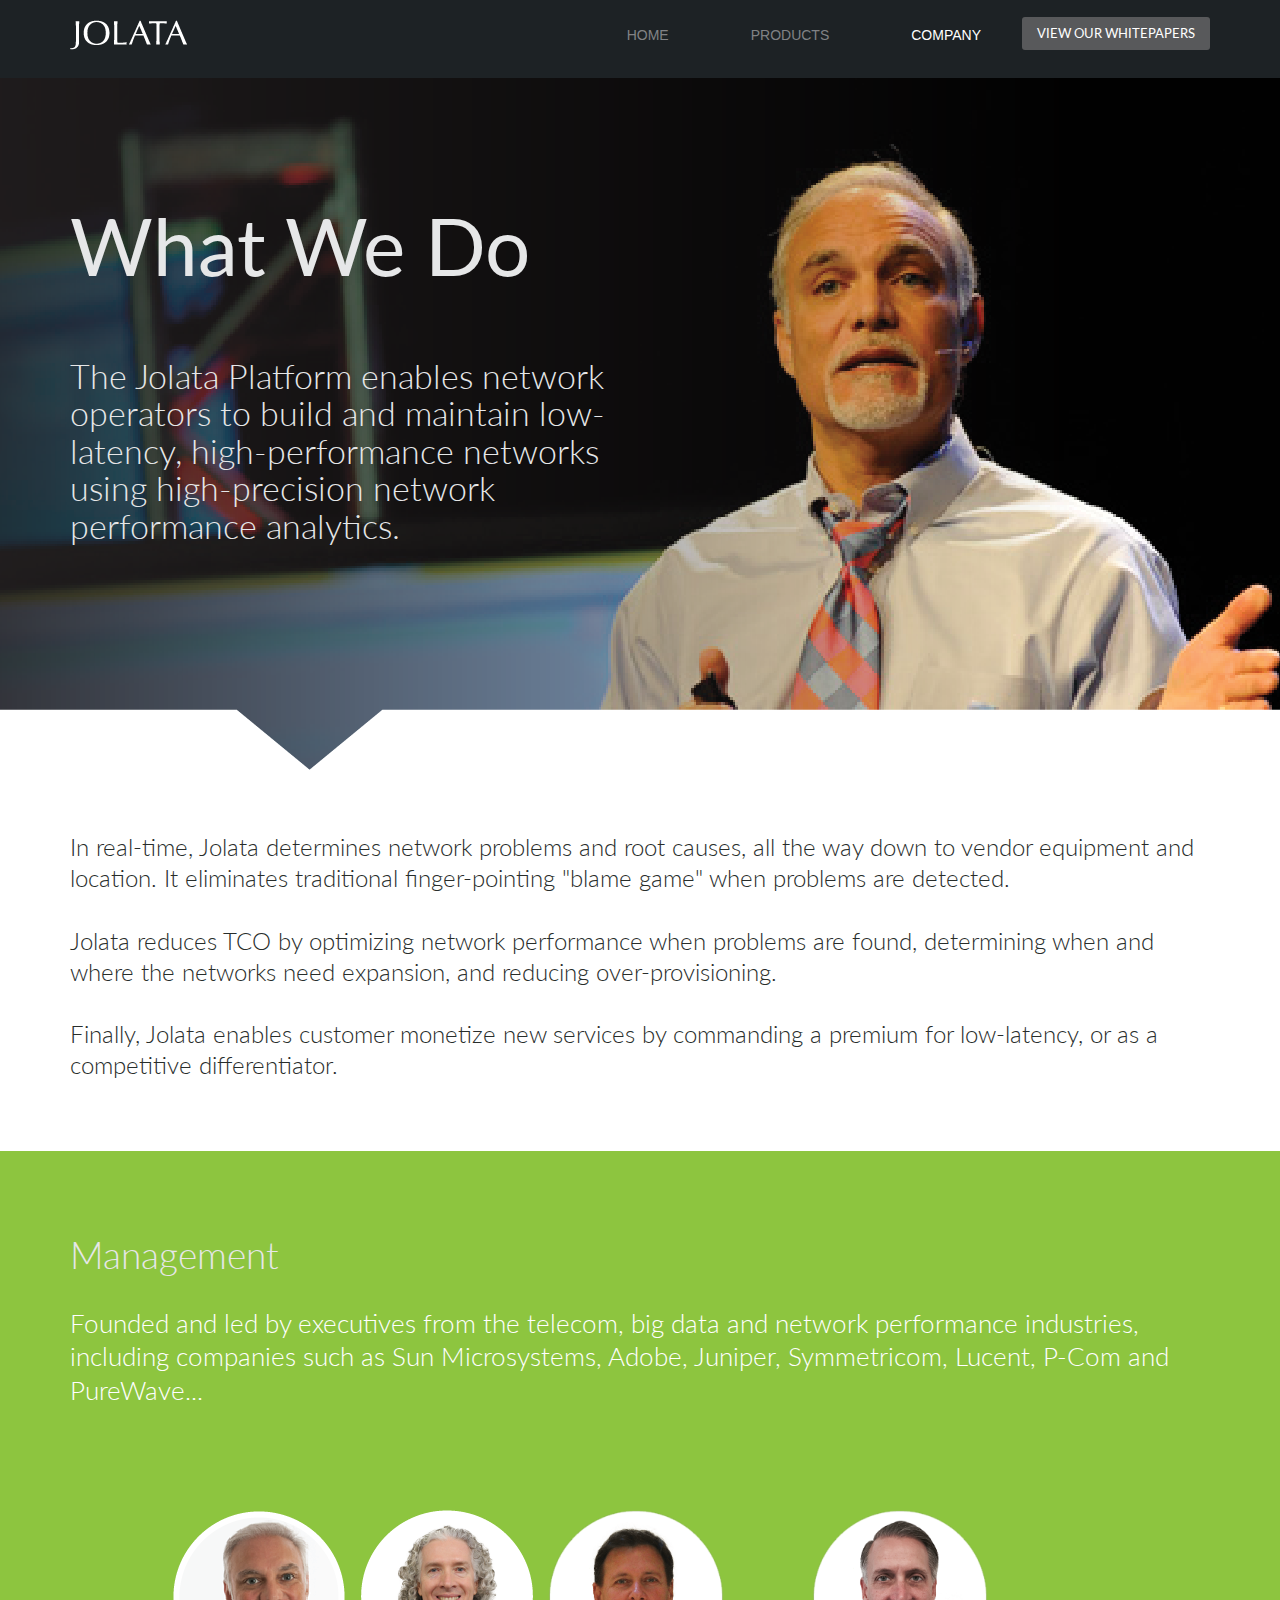
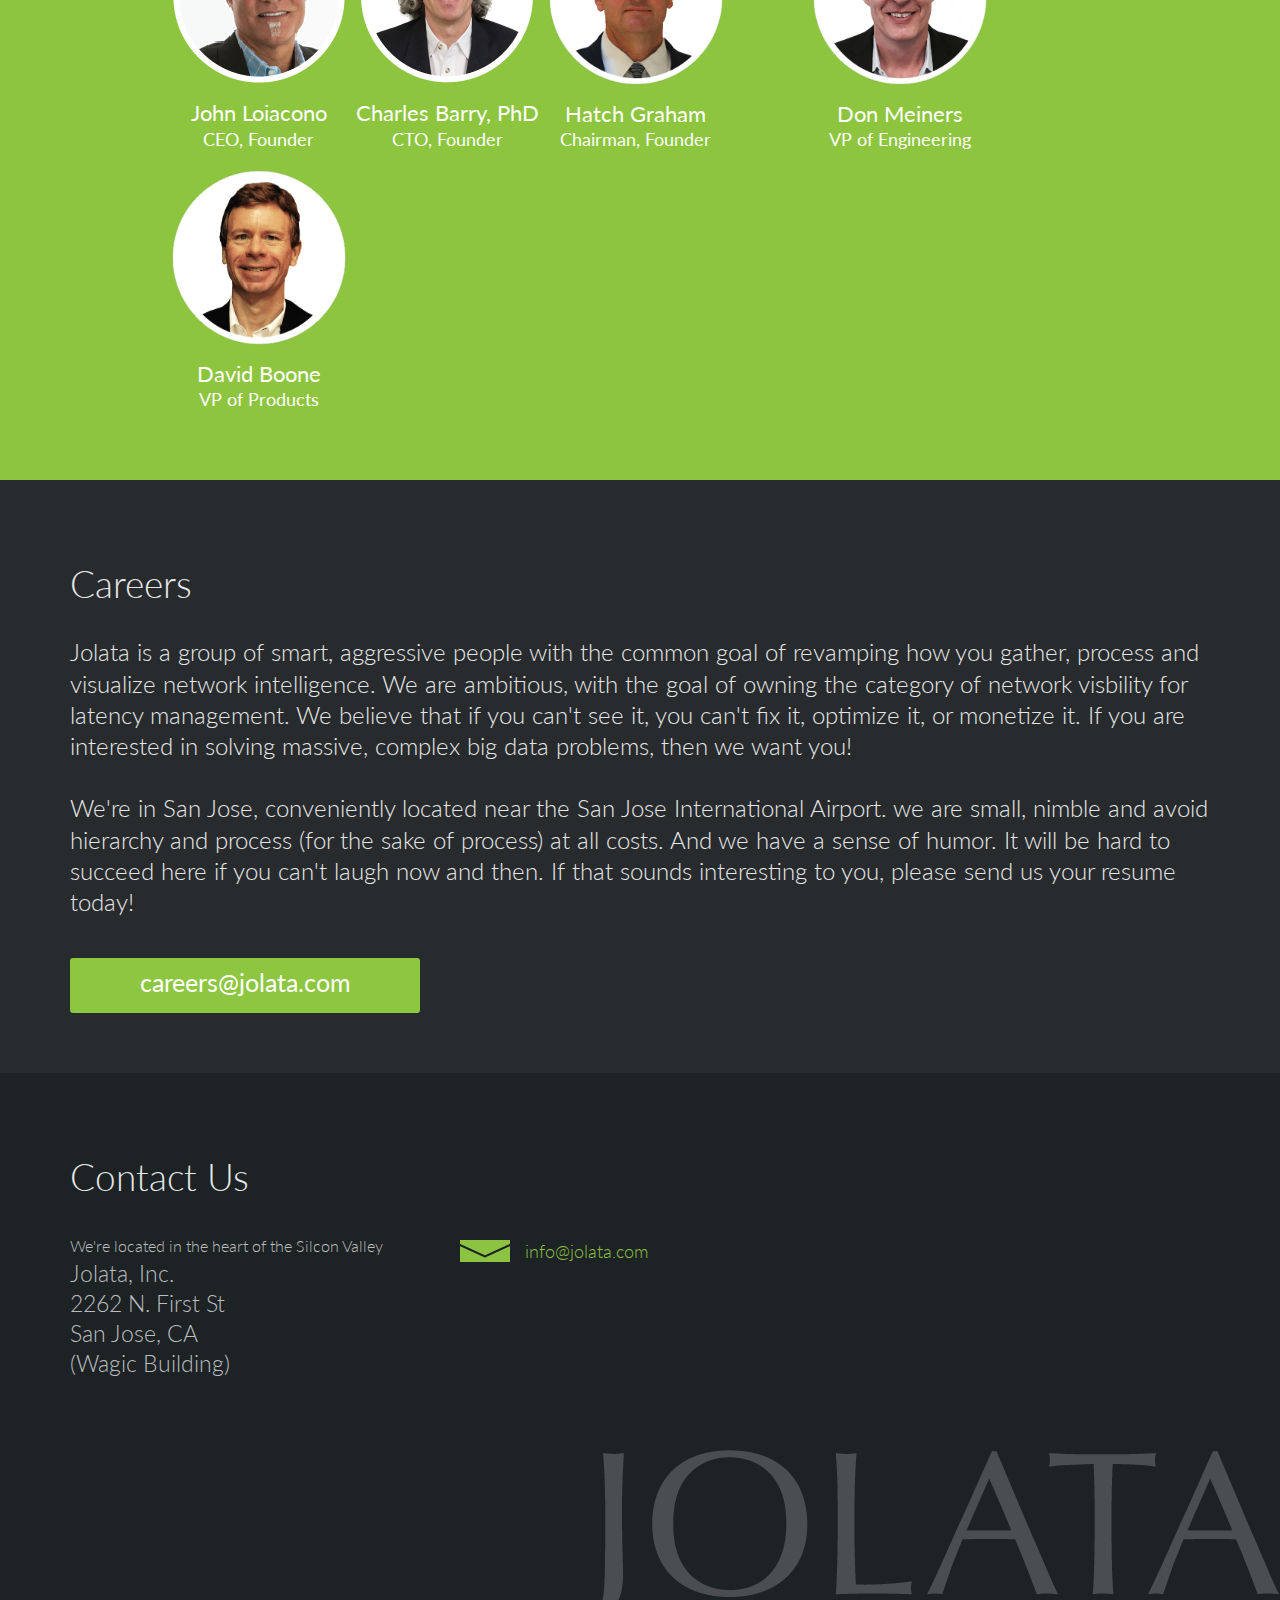
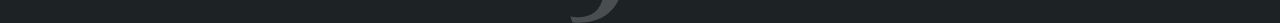
<file: company.html>
<!DOCTYPE html>
<!--[if lt IE 7]>      <html class="no-js lt-ie9 lt-ie8 lt-ie7"> <![endif]-->
<!--[if IE 7]>         <html class="no-js lt-ie9 lt-ie8"> <![endif]-->
<!--[if IE 8]>         <html class="no-js lt-ie9"> <![endif]-->
<!--[if gt IE 8]><!--> <html class="no-js"> <!--<![endif]-->
<head>
  <meta charset="utf-8">
  <!--[if IE]><meta http-equiv='X-UA-Compatible' content='IE=edge,chrome=1'><![endif]-->
  <title></title>
  <meta name="description" content="">
  <meta name="viewport" content="width=device-width, initial-scale=1">

  <link rel="stylesheet" href="assets/css/partials/bootstrap/bootstrap.css">
  <!-- Font Icon http://fortawesome.github.io/Font-Awesome/ -->
  <link href="//netdna.bootstrapcdn.com/font-awesome/4.0.3/css/font-awesome.css" rel="stylesheet">
  <link rel="stylesheet" href="assets/css/style.css">
  <link rel="stylesheet" href="assets/css/responsive.css">

  <!--[if lt IE 9]>
      <script src="https://oss.maxcdn.com/libs/html5shiv/3.7.0/html5shiv.js"></script>
      <script src="https://oss.maxcdn.com/libs/respond.js/1.3.0/respond.min.js"></script>
  <![endif]-->
   <!--[if lt IE 8]>
    <script src="http://ie7-js.googlecode.com/svn/version/2.1(beta4)/IE8.js"></script>
  <![endif]-->
  <script src="assets/js/libs/modernizr-2.6.2.min.js"></script>
</head>
<body>

  <header id="header" class="sticky">
     <div class="container">
        <div class="row">
              <div id="logo"><a href="index.html"><img src="assets/img/logo.png" alt="jolata"></a></div>
              <div class="rightop clearfix">
                  <a href="form.html" class="link_top">VIEW OUR WHITEPAPERS</a>
                  <nav class="navigation">
                    <ul>
                        <li><a href="index.html">home</a></li>
                        <li><a href="product.html">Products</a></li>
                        <li class="active"><a href="company.html">Company</a></li>
                    </ul>
                  </nav>
              </div>
        </div>
     </div>   
  </header><!-- //header -->

  <section id="cop-bigbaner">
      <div class="imgSide">
          <div class="container">
              <div class="desc">
                <h1>What We Do</h1>
                <p>The Jolata Platform enables network operators to build and maintain low-latency, high-performance networks using high-precision network performance analytics.</p>
              </div>   
          </div>
      </div><!-- //imgSide -->
      
      <div class="wt-desc">
        <div class="container">
          <p>
            In real-time, Jolata determines network problems and root causes, all the way down to vendor equipment and location. It eliminates traditional finger-pointing "blame game" when problems are detected. <br/><br/>
            Jolata reduces TCO by optimizing network performance when problems are found, determining when and where the networks need expansion, and reducing over-provisioning.  <br/><br/>
            Finally, Jolata enables customer monetize new services by commanding a premium for low-latency, or as a competitive differentiator.<br/>
          </p>
        </div>
      </div>
  </section><!-- //cop-bigbaner -->

  <section id="management" class="secrow">
      <div class="container">
          <h2 class="title-medalt">Management</h2>
          <p class="textdesc">Founded and led by executives from the telecom, big data and network performance industries, including companies such as Sun Microsystems, Adobe, Juniper, Symmetricom, Lucent, P-Com and PureWave...</p>
          <br><br><br>

          <ul id="og-grid" class="og-grid peoples">
              <li class="item">
                  <a href="#" data-largesrc="assets/img/johnny_250px.png" data-title="John Loiacono" data-subitle="CEO, Founder" data-description="John is the CEO and founder of Jolata. John founded Jolata after a highly successful career as an executive in the Silicon Valley high-tech industry, including former roles as Chief Marketing Officer and Executive Vice President of Software at Sun Microsystems, and Senior Vice President and General Manager of Adobe Systems’ Digital Media and Creative Solutions businesses. Compiling extensive experience in product marketing, product management, sales and business development for a broad range of technologies in and around systems and software development, John has a breadth of experience and knowledge in the areas of digital media, mobile applications and services, and the enterprise. He is also a venture partner of ATA Ventures. Along with maintaining a leadership role in the firm's market strategy efforts, he serves on the board of Cinova Media, Trilibis Mobile and Photobucket.">
                    <figure>
                      <p class="olay"><span><strong>John Loiacono</strong><br>CEO, Founder</span></p>
                      <img src="assets/img/johnny_174px.png"></figure>
                    <p class="desc"><strong>John Loiacono</strong><br>CEO, Founder</p>
                  </a>
                  <!-- // < -->
              </li>

              <li class="item">
                   <a href="#" data-largesrc="assets/img/charles_250px.png" data-title="Charles Barry, PhD" data-subitle="CTO, Founder" data-description="Charles is the CTO of Jolata and a four time entrepreneur. Previous to Jolata, as founder and CEO of Brilliant Telecommunications, he led the company to successfully deliver the best and most accurate timing to some of the world's biggest service providers and financial trading networks. Brilliant was acquired by Juniper Networks in 2011. Previous to Brilliant, Charles was the founder and CTO at Luminous Networks, a network equipment company that enabled cable operators and service providers to deliver shared Ethernet services. Luminous Networks was acquired by ADTRAN Inc. Prior to Luminous Networks, Charles led network architecture at startup/IPO serving digital satellite providers. Charles received his PhD and Masters degree in electrical engineering from Stanford University, and Bachelor's degree in physics from MIT.">
                      <figure>
                        <p class="olay"><span><strong>Charles Barry, PhD</strong><br>CTO Founder</span></p>
                        <img src="assets/img/charles_174px.png">
                      </figure>
                      <p class="desc">
                          <strong>Charles Barry, PhD</strong><br>
                          CTO, Founder
                      </p>
                  </a>
              </li>
  

              <li class="item">
                   <a href="#" data-largesrc="assets/img/hatch_circle_color.png" data-title="Hatch Graham" data-subitle="Chairman, Founder" data-description="Hatch is a founding Managing Director of ATA Ventures, Jolata’s initial investor. He also serves as Chairman of the Board at Jolata and Siaras, and serves on the Board at Jobvite and Sikka Software. Hatch has sourced or provides lead investor support to other current portfolio companies, including Theranos and Altierre. Prior to forming ATA Ventures in 2003, he co-founded and guided several innovative start-ups through liquidity, often presiding as CEO or Chairman. Earlier in his career, Hatch managed prominent businesses within industry-leading public companies, during which time he received industry acclaim for his leadership in the development of iconic advancements in wireless and semiconductor technologies. Hatch began his career as a product designer and scientist developing award winning technologies in global positioning, cable broadband, internet and wireless communications.">
                      <figure>
                        <p class="olay"><span><strong>Hatch Graham</strong><br>Chairman, Founder</span></p>
                        <img src="assets/img/hatch_circle_color.png">
                      </figure>
                      <p class="desc">
                          <strong>Hatch Graham</strong><br>
                          Chairman, Founder
                      </p>
                  </a>
              </li>


               <li class="item shift">
                   <a href="#" data-largesrc="assets/img/don_round_color.png" data-title="Don Meiners" data-subitle="VP of Engineering" data-description="Don has over 30 years of experience in design and manufacture of Telecom and networking products. Prior to being appointed to the role of CEO at PureWave, Don served as PureWave’s COO. PureWave built super small-format 4G LTE and WiMAX base stations. Before joining PureWave Networks Don was President of P-Com Inc. a microwave point to point manufacturer with more than $200M in annual revenue. Prior to P-Com, Don was a design engineer for two telecommunications companies. He holds a BS in electrical engineering from the Missouri Institute of Technology.">
                      <figure>
                        <p class="olay"><span><strong>Don Meiners</strong><br>Chairman</span></p>
                        <img src="assets/img/don_round_color.png">
                      </figure>
                      <p class="desc">
                          <strong>Don Meiners</strong><br>
                          VP of Engineering
                      </p>
                  </a>
              </li>

               <li class="item">
                   <a href="#" data-largesrc="assets/img/david_round_color.png" data-title="David Boone" data-subitle="VP of Products" data-description="David is VP of Products at Jolata. He has held a variety of management, marketing, and technical design positions across the networking space. His focus has been on developing hardware, software, and service solutions for telecom and data communications markets. Previous positions included VP of Development at NEC (product design, venture capital investment); Director of Product Management at Lucent (access portfolio), and Director of Product Management at Symmetricom (timing and synchronization). David holds Masters and Bachelors degrees in Electrical Engineering from Purdue University.">
                      <figure>
                        <p class="olay"><span><strong>David Boone</strong><br>VP of Products</span></p>
                        <img src="assets/img/david_round_color.png">
                      </figure>
                      <p class="desc">
                          <strong>David Boone</strong><br>
                          VP of Products
                      </p>
                  </a>
              </li>
          </div><!-- peoples -->
      </div>
  </section><!-- //management -->

  <section id="careers" class="secrow">
      <div class="container">
        <h2 class="title-medalt">Careers</h2>
        <p>Jolata is a group of smart, aggressive people with the common goal of revamping how you gather, process and visualize network intelligence. We are ambitious, with the goal of owning the category of network visbility for latency management. We believe that if you can't see it, you can't fix it, optimize it, or monetize it. If you are interested in solving massive, complex big data problems, then we want you!<br/><br/>

        We're in San Jose, conveniently located near the San Jose International Airport. we are small, nimble and avoid hierarchy and process (for the sake of process) at all costs. And we have a sense of humor. It will be hard to succeed here if you can't laugh now and then. If that sounds interesting to you, please send us your resume today!</p>

        <br>
        <a href="mailto:jobs@jolata.com" class="btn-green">careers@jolata.com</a>
      </div>
  </section>

  <section id="contact" class="secrow">
      <div class="container">
          <h2 class="title-medalt">Contact Us</h2>
          <div class="row">
              <p class="col-md-4 col-sm-4">
                <span class="small">We're located in the heart of the Silcon Valley</span><br>
                Jolata, Inc.<br>
                2262 N. First St<br>
                San Jose, CA <br>
                (Wagic Building)
              </p>
              <a href="mailto:info@jolata.com"><p class="mail col-md-4 col-sm-4"><span>info@jolata.com</span></p></a>
          </div>
      </div>
  </section><!-- //contact-->
  
  <script src="//ajax.googleapis.com/ajax/libs/jquery/1.11.0/jquery.min.js"></script>
  <script>window.jQuery || document.write('<script src="assets/js/libs/jquery-1.11.0.min.js"><\/script>')</script>
  <script src="assets/js/imgLiquid.js"></script>
  <script src="assets/js/responsive-nav.js"></script>
  <script src="assets/js/grid.js"></script>
  <script>
    $(function() {
      Grid.init();
    });
  </script>
  <script src="assets/js/script.js"></script>

  <script>
    var _gaq=[['_setAccount','UA-51930713-1'],['_trackPageview']];
    (function(d,t){var g=d.createElement(t),s=d.getElementsByTagName(t)[0];
    g.src=('https:'==location.protocol?'//ssl':'//www')+'.google-analytics.com/ga.js';
    s.parentNode.insertBefore(g,s)}(document,'script'));
  </script>
  <script src="assets/js/retina-1.1.0.js"></script>
</body>
</html>
</file>
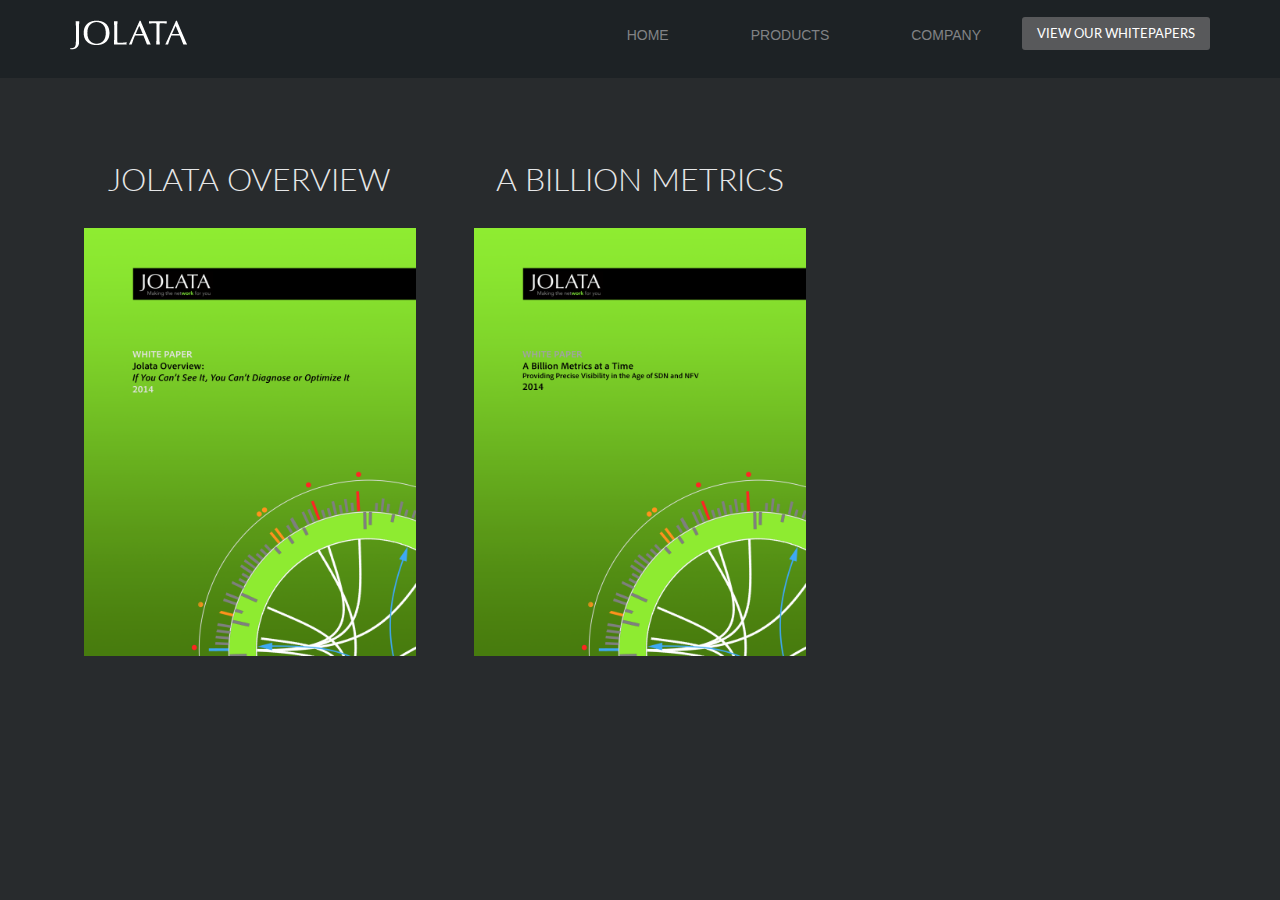
<file: papers.html>
<!DOCTYPE html>
<!--[if lt IE 7]>      <html class="no-js lt-ie9 lt-ie8 lt-ie7"> <![endif]-->
<!--[if IE 7]>         <html class="no-js lt-ie9 lt-ie8"> <![endif]-->
<!--[if IE 8]>         <html class="no-js lt-ie9"> <![endif]-->
<!--[if gt IE 8]><!--> <html class="no-js"> <!--<![endif]-->
<head>
  <meta charset="utf-8">
  <!--[if IE]><meta http-equiv='X-UA-Compatible' content='IE=edge,chrome=1'><![endif]-->
  <title></title>
  <meta name="description" content="">
  <meta name="viewport" content="width=device-width, initial-scale=1">

  <link rel="stylesheet" href="assets/css/partials/bootstrap/bootstrap.css">
  <!-- Font Icon http://fortawesome.github.io/Font-Awesome/ -->
  <link href="//netdna.bootstrapcdn.com/font-awesome/4.0.3/css/font-awesome.css" rel="stylesheet">
  <link rel="stylesheet" href="assets/css/style.css">
  <link rel="stylesheet" href="assets/css/responsive.css">

  <!--[if lt IE 9]>
      <script src="https://oss.maxcdn.com/libs/html5shiv/3.7.0/html5shiv.js"></script>
      <script src="https://oss.maxcdn.com/libs/respond.js/1.3.0/respond.min.js"></script>
  <![endif]-->
   <!--[if lt IE 8]>
    <script src="http://ie7-js.googlecode.com/svn/version/2.1(beta4)/IE8.js"></script>
  <![endif]-->
  <script src="assets/js/libs/modernizr-2.6.2.min.js"></script>
</head>
<body>

  <header id="header" class="sticky">
     <div class="container">
        <div class="row">
              <div id="logo"><a href="index.html"><img src="assets/img/logo.png" alt="jolata"></a></div>
              <div class="rightop clearfix">
                  <a href="form.html" class="link_top">VIEW OUR WHITEPAPERS</a>
                  <nav class="navigation">
                    <ul>
                        <li><a href="index.html">home</a></li>
                        <li><a href="product.html">Products</a></li>
                        <li><a href="company.html">Company</a></li>
                    </ul>
                  </nav>
              </div>
        </div>
     </div>   
  </header><!-- //header -->

  <section id="advantages" class="secrow">
      <div class="container">
          <ul class="row listadv">
              <li class="col-md-4 col-sm-4">
                  <div class="inner">
                      <h5>Jolata Overview</h5>
                      <a href="http://jolata.com/download/Jolata_Overview.pdf"><figure><img src="assets/img/overview_cover.png" alt=""></figure></a>
                  </div>
              </li>

              <li class="col-md-4 col-sm-4">
                  <div class="inner">
                      <h5>A Billion Metrics</h5>
                      <a href="http://jolata.com/download/A_Billion_Metrics_At_A_Time.pdf"><figure><img src="assets/img/billion_metrics_cover.png" alt=""></figure>
                  </div>
              </li>

          </div><!-- //listadv -->
      </div>
  </section><!-- //drkgrey -->

  <script src="//ajax.googleapis.com/ajax/libs/jquery/1.11.0/jquery.min.js"></script>
  <script>window.jQuery || document.write('<script src="assets/js/libs/jquery-1.11.0.min.js"><\/script>')</script>
  <script src="assets/js/imgLiquid.js"></script>
  <script src="assets/js/responsive-nav.js"></script>
  <script src="assets/js/script.js"></script>

  <script>
    var _gaq=[['_setAccount','UA-51930713-1'],['_trackPageview']];
    (function(d,t){var g=d.createElement(t),s=d.getElementsByTagName(t)[0];
    g.src=('https:'==location.protocol?'//ssl':'//www')+'.google-analytics.com/ga.js';
    s.parentNode.insertBefore(g,s)}(document,'script'));
  </script>
  <script src="assets/js/retina-1.1.0.js"></script>
</body>
</html>
</file>
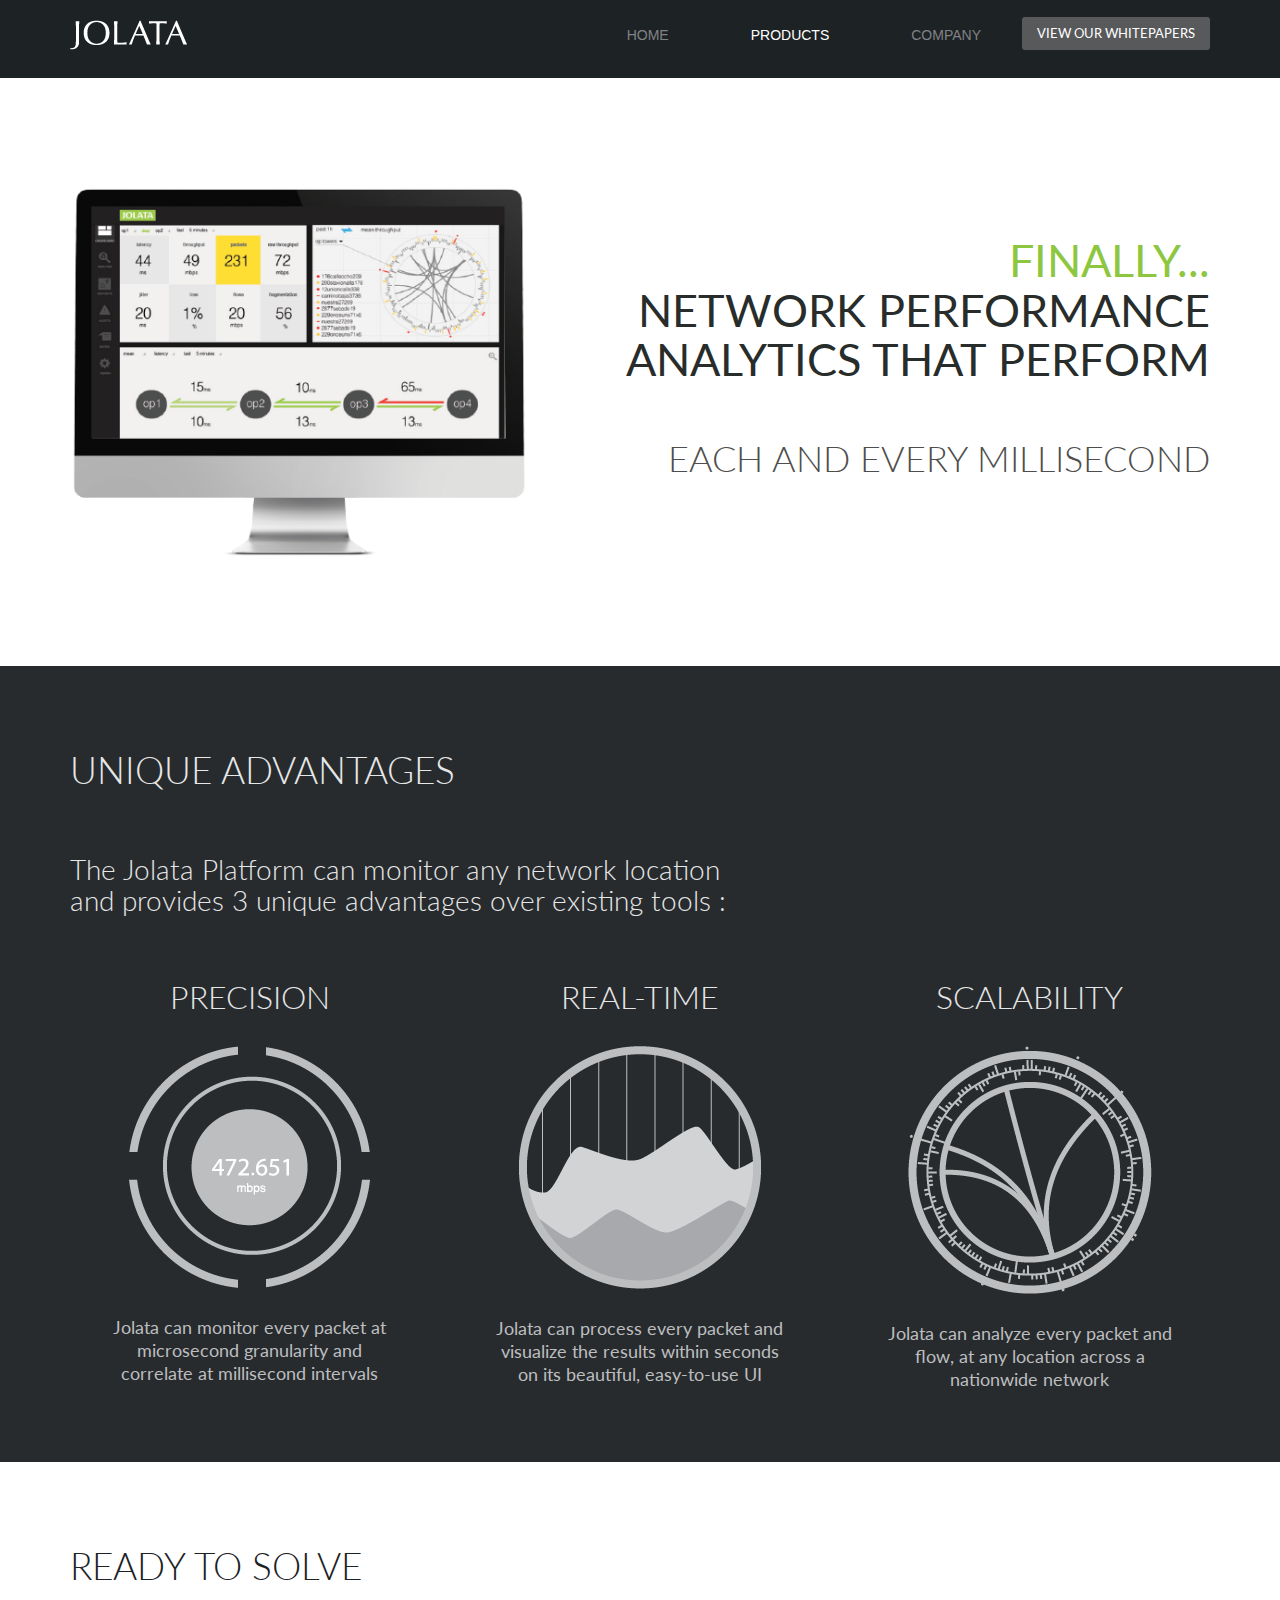
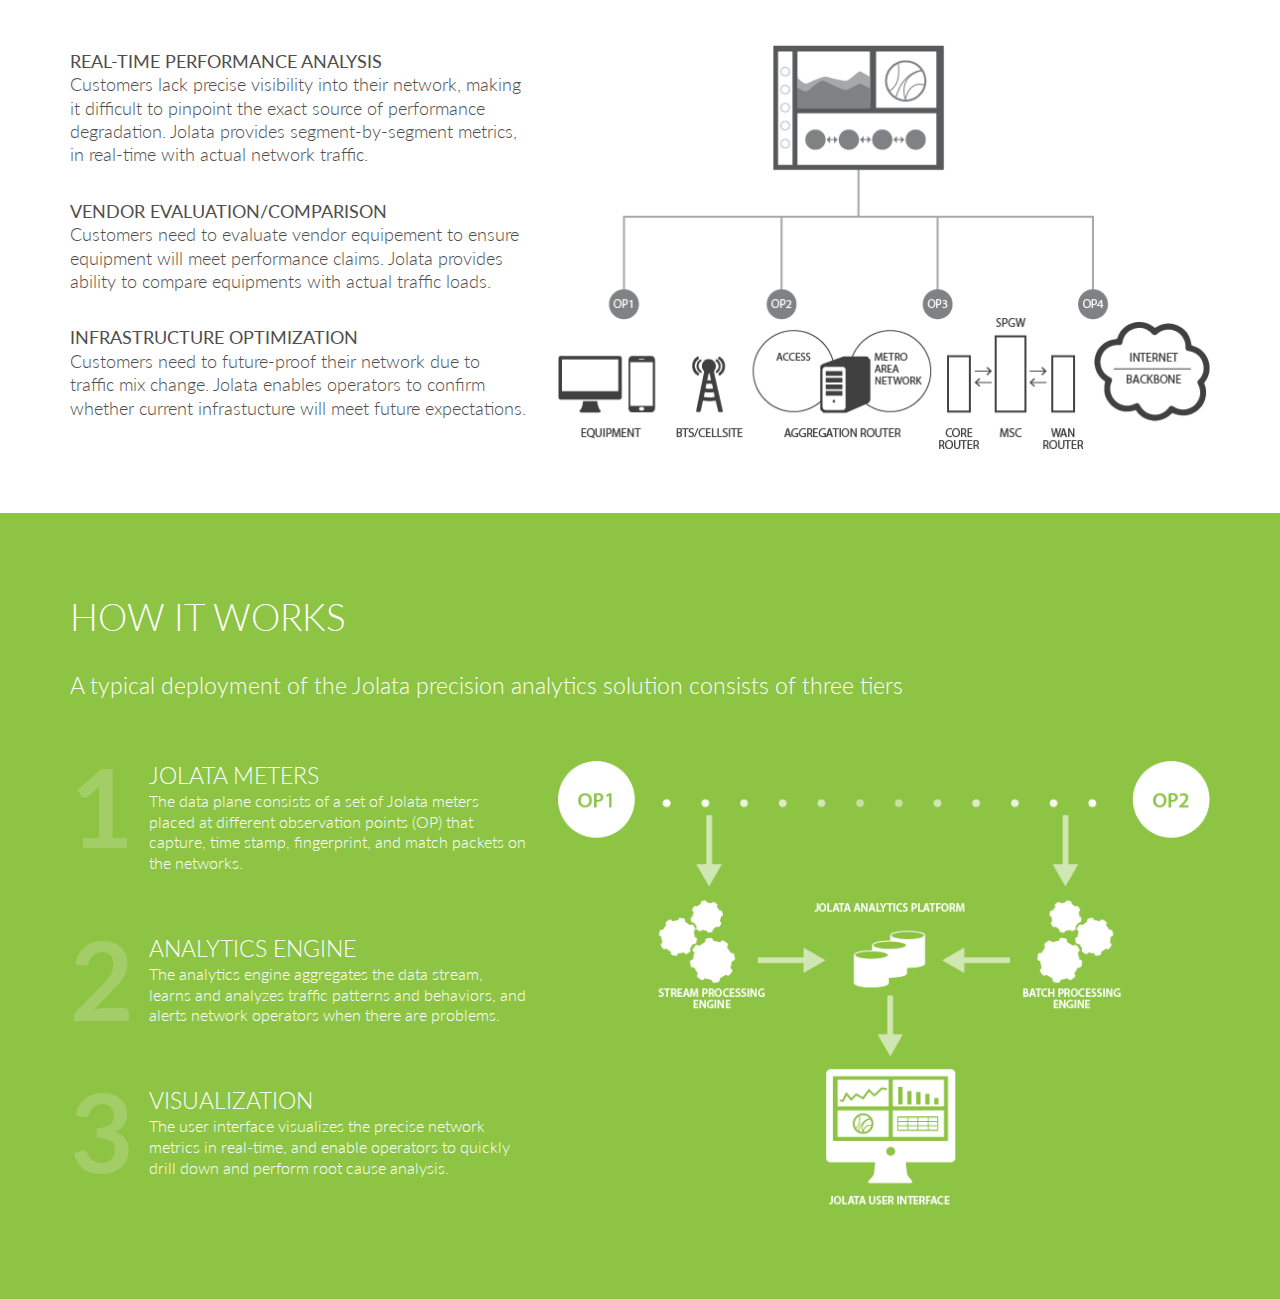
<file: product.html>
<!DOCTYPE html>
<!--[if lt IE 7]>      <html class="no-js lt-ie9 lt-ie8 lt-ie7"> <![endif]-->
<!--[if IE 7]>         <html class="no-js lt-ie9 lt-ie8"> <![endif]-->
<!--[if IE 8]>         <html class="no-js lt-ie9"> <![endif]-->
<!--[if gt IE 8]><!--> <html class="no-js"> <!--<![endif]-->
<head>
  <meta charset="utf-8">
  <!--[if IE]><meta http-equiv='X-UA-Compatible' content='IE=edge,chrome=1'><![endif]-->
  <title></title>
  <meta name="description" content="">
  <meta name="viewport" content="width=device-width, initial-scale=1">

  <link rel="stylesheet" href="assets/css/partials/bootstrap/bootstrap.css">
  <!-- Font Icon http://fortawesome.github.io/Font-Awesome/ -->
  <link href="//netdna.bootstrapcdn.com/font-awesome/4.0.3/css/font-awesome.css" rel="stylesheet">
  <link rel="stylesheet" href="assets/css/style.css">
  <link rel="stylesheet" href="assets/css/responsive.css">

  <!--[if lt IE 9]>
      <script src="https://oss.maxcdn.com/libs/html5shiv/3.7.0/html5shiv.js"></script>
      <script src="https://oss.maxcdn.com/libs/respond.js/1.3.0/respond.min.js"></script>
  <![endif]-->
   <!--[if lt IE 8]>
    <script src="http://ie7-js.googlecode.com/svn/version/2.1(beta4)/IE8.js"></script>
  <![endif]-->
  <script src="assets/js/libs/modernizr-2.6.2.min.js"></script>
</head>
<body>

  <header id="header" class="sticky">
     <div class="container">
        <div class="row">
              <div id="logo"><a href="index.html"><img src="assets/img/logo.png" alt="jolata"></a></div>
              <div class="rightop clearfix">
                  <a href="form.html" class="link_top">VIEW OUR WHITEPAPERS</a>
                  <nav class="navigation">
                    <ul>
                        <li><a href="index.html">home</a></li>
                        <li class="active"><a href="product.html">Products</a></li>
                        <li><a href="company.html">Company</a></li>
                    </ul>
                  </nav>
              </div>
        </div>
     </div>   
  </header><!-- //header -->

  <section id="prodBaner" class="secrow"> 
      <div class="container">
          <div class="row">
                <div class="col-md-5"><figure><img src="assets/img/prod_thumb.png" alt=""></figure></div>
                <div class="desc col-md-7">
                    <h2><span class="green">FINALLY...</span><br>NETWORK PERFORMANCE ANALYTICS THAT PERFORM</h2>
                    <p>EACH AND EVERY MILLISECOND</p>
                </div>
          </div>    
      </div>
  </section><!-- //prodBaner -->

  <section id="advantages" class="secrow">
      <div class="container">
          <h3 class="title-med">UNIQUE ADVANTAGES</h3>
          <p class="textadv">The Jolata Platform can monitor any network location <br/>and provides 3 unique advantages over existing tools :</p>
          
          <ul class="row listadv">
              <li class="col-md-4 col-sm-4">
                  <div class="inner">
                      <h5>PRECISION</h5>
                      <figure><img src="assets/img/prod_icon1.png" alt=""></figure>
                      <p class="desc">Jolata can monitor every packet at microsecond granularity and <br/>correlate at millisecond intervals</p>
                  </div>
              </li>

              <li class="col-md-4 col-sm-4">
                  <div class="inner">
                      <h5>Real-time</h5>
                      <figure><img src="assets/img/prod_icon2.png" alt=""></figure>
                      <p class="desc">Jolata can process every packet and visualize the results within seconds <br/>on its beautiful, easy-to-use UI</p>
                  </div>
              </li>

              <li class="col-md-4 col-sm-4">
                  <div class="inner">
                      <h5>scalability</h5>
                      <figure><img src="assets/img/prod_icon3.png" alt=""></figure>
                      <p class="desc">Jolata can analyze every packet and <br/>flow, at any location across a <br/>nationwide network</p>
                  </div>
              </li>
          </div><!-- //listadv -->
      </div>
  </section><!-- //drkgrey -->

  <section id="rt-solve" class="secrow"> 
      <div class="container">
          <div class="row">
              <div class="desc col-md-5">
                  <h3 class="title-med">READY TO SOLVE</h3>
                  <p>
                    <strong>REAL-TIME performance analysis</strong>
                    Customers lack precise visibility into their network, making it difficult to pinpoint the exact source of performance degradation. Jolata provides segment-by-segment metrics, in real-time with actual network traffic.
                  </p>

                  <p>
                    <strong>Vendor Evaluation/comparison</strong>
                    Customers need to evaluate vendor equipement to ensure equipment will meet performance claims. Jolata provides ability to compare equipments with actual traffic loads.
                  </p>

                  <p>
                    <strong>Infrastructure optimization </strong>
                    Customers need to future-proof their network due to traffic mix change. Jolata enables operators to confirm whether current infrastucture will meet future expectations.
                  </p>
              </div>
              <figure class="col-md-7"><img src="assets/img/solve.png" alt=""></figure>
          </div>
      </div>
  </section> <!-- rt-solve -->

  <section id="ht-works" class="secrow">
       <div class="container"> 
            <h3 class="title-med">HOW IT WORKS</h3>
            <p class="workstext">A typical deployment of the Jolata precision analytics solution consists of three tiers</p>
                   
            <div class="row">
                <div class="listbg-numb col-md-5">
                    <ul>
                        <li>
                            <span class="bgnumb">1</span>
                            <p class="desc">
                                <strong>Jolata Meters</strong>
                                The data plane consists of a set of Jolata meters placed at different observation points (OP) that capture, time stamp, fingerprint, and match packets on the networks.
                            </p>
                        </li>
                         <li>
                            <span class="bgnumb">2</span>
                            <p class="desc">
                                <strong>Analytics Engine</strong>
                                The analytics engine aggregates the data stream, learns and analyzes traffic patterns and behaviors, and alerts network operators when there are problems.
                            </p>
                        </li>
                         <li>
                            <span class="bgnumb">3</span>
                            <p class="desc">
                                <strong>Visualization</strong>
                                The user interface visualizes the precise network metrics in real-time, and enable operators to quickly drill down and perform root cause analysis.
                            </p>
                        </li>
                    </ul>
                </div>
                <figure class="col-md-7"><img src="assets/img/howitworks.png" alt=""></figure>
            </div>
          </div>
       </div>
  </section> <!-- ht-works -->

  <script src="//ajax.googleapis.com/ajax/libs/jquery/1.11.0/jquery.min.js"></script>
  <script>window.jQuery || document.write('<script src="assets/js/libs/jquery-1.11.0.min.js"><\/script>')</script>
  <script src="assets/js/imgLiquid.js"></script>
  <script src="assets/js/responsive-nav.js"></script>
  <script src="assets/js/script.js"></script>

  <script>
    var _gaq=[['_setAccount','UA-51930713-1'],['_trackPageview']];
    (function(d,t){var g=d.createElement(t),s=d.getElementsByTagName(t)[0];
    g.src=('https:'==location.protocol?'//ssl':'//www')+'.google-analytics.com/ga.js';
    s.parentNode.insertBefore(g,s)}(document,'script'));
  </script>
  <script src="assets/js/retina-1.1.0.js"></script>
</body>
</html>
</file>
<file: assets/css/style.css>
@import url(http://fonts.googleapis.com/css?family=Lato:100,300,400,700,900,400italic);
/*------------------------------------------------------------------
[Table of contents]

1. Fonts
2. Setting
3. General
4. Header 
	4.1 Logo
5. Navigation 
6. Homepage
	6.1 Big banner
7. Product
8. Company
9. Misc
	9.1 Grid Toggle
-------------------------------------------------------------------*/
/*==========================================================================
  1. FONTS
========================================================================== */
/* Generated by Font Squirrel (http://www.fontsquirrel.com) on April 2, 2013 02:53:22 AM America/New_York */
/* @font-face {
    font-family: 'CartoGothicStd-Book';
    src: url('../../fonts/CartoGothicStd-Book-webfont.eot');
    src: url('../../fonts/CartoGothicStd-Book-webfont.eot?#iefix') format('embedded-opentype'),
         url('../../fonts/CartoGothicStd-Book-webfont.woff') format('woff'),
         url('../../fonts/CartoGothicStd-Book-webfont.ttf') format('truetype'),
         url('../../fonts/CartoGothicStd-Book-webfont.svg#OpenSansLight') format('svg');
    font-weight: normal;
    font-style: normal;

}*/
/*==========================================================================
  2. SETTING
========================================================================== */
body {
  background: #282b2d;
  font: 16px/1.3 "Lato", sans-serif;
  color: #4f4e4c;
  font-weight: 400;
  -webkit-font-smoothing: antialiased;
  /* Fix for webkit rendering */
  -webkit-text-size-adjust: 100%;
}

ul, li {
  list-style: none;
  padding: 0;
  margin: 0;
}

h1, h2, h3, h4, h5, h6 {
  font-weight: normal;
  line-height: 1.3em;
}

img {
  /* Responsive images (ensure images don't scale beyond their parents) */
  max-width: 100%;
  /* Part 1: Set a maxium relative to the parent */
  width: auto\9;
  /* IE7-8 need help adjusting responsive images */
  height: auto;
  /* Part 2: Scale the height according to the width, otherwise you get stretching */
  vertical-align: middle;
  border: 0;
  -ms-interpolation-mode: bicubic;
}

/*==========================================================================
  3. GENERAL
========================================================================== */
.txt-ltgrey {
  color: #D1D3D4;
}

.drkgrey {
  padding: 50px 0;
  background: #282b2d;
  color: #e6e7e8;
}

.green {
  color: #8DC63F;
}

.secrow {
  padding-top: 80px;
  padding-bottom: 60px;
}

.title-med, .title-medalt {
  font-size: 37px;
  font-weight: 300;
  color: #e6e7e8;
  margin: 0;
  margin-bottom: 60px;
}

.title-medalt {
  margin-bottom: 28px;
}

.btn-grey {
  display: -moz-inline-stack;
  display: inline-block;
  vertical-align: middle;
  *vertical-align: auto;
  zoom: 1;
  *display: inline;
  background: none;
  text-align: center;
  border: none;
  background: #58595B;
  -webkit-transition: all 0.2s linear;
  -moz-transition: all 0.2s linear;
  -ms-transition: all 0.2s linear;
  -o-transition: all 0.2s linear;
  transition: all 0.2s linear;
  color: white;
  text-transform: uppercase;
  padding: 5px 20px;
  -webkit-border-radius: 3px;
  -moz-border-radius: 3px;
  -ms-border-radius: 3px;
  -o-border-radius: 3px;
  border-radius: 3px;
}
.btn-grey.lg {
  font-size: 21px;
  -webkit-border-radius: 3px;
  -moz-border-radius: 3px;
  -ms-border-radius: 3px;
  -o-border-radius: 3px;
  border-radius: 3px;
  font-weight: 300;
  padding: 8px 38px;
}
.btn-grey:hover {
  background: #8DC63F;
  color: white;
  text-decoration: none;
}
.btn-grey figure {
  text-align: center;
}

/*==========================================================================
  4. HEADER
========================================================================== */
#header {
  background: #1d2225;
  padding: 17px 0;
  overflow: hidden;
  width: 100%;
  height: 78px;
}
#header.motion {
  background: rgba(29, 34, 37, 0.89);
}

#logo {
  position: relative;
  min-height: 1px;
  padding-left: 15px;
  padding-right: 15px;
  margin-top: 3px;
}
@media (min-width: 768px) {
  #logo {
    float: left;
    width: 25%;
  }
}

.rightop {
  position: relative;
  min-height: 1px;
  padding-left: 15px;
  padding-right: 15px;
  float: right !important;
}
@media (min-width: 768px) {
  .rightop {
    float: left;
    width: 66.66667%;
  }
}

.link_top {
  background: #58595B;
  display: -moz-inline-stack;
  display: inline-block;
  vertical-align: middle;
  *vertical-align: auto;
  zoom: 1;
  *display: inline;
  float: right;
  padding: 8px 15px;
  text-align: center;
  font-size: 13px;
  text-transform: uppercase;
  text-decoration: none;
  color: #ffffff;
  -webkit-border-radius: 3px;
  -moz-border-radius: 3px;
  -ms-border-radius: 3px;
  -o-border-radius: 3px;
  border-radius: 3px;
  -webkit-transition: all 0.3s linear;
  -moz-transition: all 0.3s linear;
  -ms-transition: all 0.3s linear;
  -o-transition: all 0.3s linear;
  transition: all 0.3s linear;
}
.link_top:hover {
  opacity: 0.8;
  filter: alpha(opacity=80);
  background: #8DC63F;
  text-decoration: none;
  color: white;
}

/*==========================================================================
  5. NAVIGATION
========================================================================== */
.navigation ul {
  width: auto;
  float: right;
  zoom: 1;
}
.navigation ul:before, .navigation ul:after {
  content: "";
  display: table;
}
.navigation ul:after {
  clear: both;
}
.navigation ul li {
  float: left;
  position: relative;
}
.navigation ul li:hover > a, .navigation ul li.active > a {
  color: white;
}
.navigation ul li:hover > ul {
  opacity: 1;
  visibility: visible;
  margin: 0;
}
.navigation ul a {
  float: left;
  padding: 7px 40px;
  border: 1px solid transparent;
  color: #818285;
  text-transform: uppercase;
  font: 14px "arial", sans-serif;
  line-height: 1.5em;
  text-decoration: none;
  -webkit-transition: all 0.3s linear;
  -moz-transition: all 0.3s linear;
  -ms-transition: all 0.3s linear;
  -o-transition: all 0.3s linear;
  transition: all 0.3s linear;
}
.navigation ul ul {
  margin: 20px 0 0 0;
  _margin: 0;
  /*IE6 only*/
  opacity: 0;
  visibility: hidden;
  position: absolute;
  top: 38px;
  left: 0;
  z-index: 1;
  background: #3d454e;
  -webkit-transition: all .2s ease-in-out;
  -moz-transition: all .2s ease-in-out;
  -ms-transition: all .2s ease-in-out;
  -o-transition: all .2s ease-in-out;
  transition: all .2s ease-in-out;
}
.navigation ul ul a {
  padding: 10px;
  width: 180px;
  _height: 10px;
  /*IE6 only*/
  display: block;
  white-space: nowrap;
  float: none;
  text-transform: none;
  color: white;
  border: none;
}
.navigation ul ul a:hover {
  background-color: #598527;
  color: white;
  border: none;
}
.navigation ul ul li {
  float: none;
  display: block;
  border: 0;
  _line-height: 0;
  /*IE6 only*/
}
.navigation ul ul li:last-child {
  -moz-box-shadow: none;
  -webkit-box-shadow: none;
  box-shadow: none;
}
.navigation ul ul ul {
  top: 0;
  left: 150px;
  margin: 0 0 0 20px;
  _margin: 0;
  /*IE6 only*/
  -moz-box-shadow: -1px 0 0 rgba(255, 255, 255, 0.3);
  -webkit-box-shadow: -1px 0 0 rgba(255, 255, 255, 0.3);
  box-shadow: -1px 0 0 rgba(255, 255, 255, 0.3);
}

.js .navigation {
  position: relative;
}

/*.js .navigation.closed {
	max-height:100%;
}*/
.nav-toggle {
  position: relative;
  z-index: 9999;
  width: auto;
  height: 22px;
  padding-right: 42px;
  margin-bottom: 10px;
  text-align: right;
  font-size: 18px;
  color: #3d454e;
  overflow: hidden;
  background: transparent url("../img/hamburger.png") no-repeat right top;
  -webkit-touch-callout: none;
  -webkit-user-select: none;
  -moz-user-select: none;
  -ms-user-select: none;
  user-select: none;
}
.nav-toggle:hover {
  text-decoration: none;
}

.nav-toggle {
  display: none;
}

/*==========================================================================
  6. HOMEPAGE
========================================================================== */
/* ======== BIGBANNER ======== */
#bigbanner {
  padding-bottom: 30px;
  background: #ffffff;
  min-height: 600px;
  height: auto !important;
  height: 600px;
  position: relative;
  z-index: 1;
}
#bigbanner .top {
  background: #8dc642;
}
#bigbanner .bottom {
  background: white;
}
#bigbanner .greenbg {
  position: absolute;
  z-index: -1;
  top: 0;
  left: 0;
  height: 428px;
  width: 100%;
  background: #8dc640 url('../img/greenBG.png?1402034110') center top no-repeat;
}
#bigbanner figure {
  text-align: center;
  margin-top: -27px;
}

.bannercontent {
  padding-top: 60px;
}
.bannercontent header {
  text-align: right;
  text-transform: uppercase;
}
.bannercontent header h1 {
  font-size: 46px;
  color: #282B2D;
  line-height: 1em;
  font-weight: 400;
  margin-bottom: 0;
}
.bannercontent header h1 span {
  color: white;
}
.bannercontent header p {
  color: #282B2D;
  font-size: 38px;
  font-weight: 300;
  margin: 0;
}

.textbanner {
  text-align: center;
  font-size: 30px;
  color: #282D2B;
  text-transform: uppercase;
}
.textbanner span {
  display: -moz-inline-stack;
  display: inline-block;
  vertical-align: middle;
  *vertical-align: auto;
  zoom: 1;
  *display: inline;
  width: 29%;
}

.lemoretext {
  width: 78%;
  font-size: 22px;
  margin: 0 auto 50px auto;
}

/*==========================================================================
  7. PRODUCTS
========================================================================== */
#prodBaner {
  background: white;
  overflow: hidden;
  padding: 108px 0;
}
#prodBaner .desc {
  text-align: right;
  text-transform: uppercase;
  padding-top: 50px;
}
#prodBaner h2 {
  font-size: 45px;
  color: #282D2B;
  line-height: 1.1em;
  margin: 0;
  margin-bottom: 50px;
}
#prodBaner p {
  font-weight: 300;
  font-size: 36px;
}

/* ======== ADVANTAGES ======== */
#advantages {
  background: #282b2d;
}

.textadv {
  font-size: 28px;
  font-weight: 300;
  color: #e6e7e8;
  line-height: 1.1em;
  margin-bottom: 60px;
}

.listadv {
  text-align: center;
}
.listadv .inner {
  width: 92%;
  margin: 0 auto;
}
.listadv h5 {
  font-size: 32px;
  margin: 0;
  text-transform: uppercase;
  color: #e6e7e8;
  margin-bottom: 28px;
  font-weight: 300;
}
.listadv figure {
  margin-bottom: 28px;
}
.listadv p {
  font-size: 18px;
  color: #BCBEC0;
}

/* ======== READY TO SOLVE ======== */
#rt-solve {
  background: white;
}
#rt-solve .title-med, #rt-solve .title-medalt {
  color: #1D2225;
}
#rt-solve .desc p {
  font-size: 18px;
  color: 1D2225;
  font-weight: 300;
  margin-bottom: 33px;
}
#rt-solve .desc p strong {
  font-weight: 400;
  display: block;
  text-transform: uppercase;
}
#rt-solve figure {
  padding-top: 103px;
  text-align: center;
}

/* ======== HOW IT WORKS ======== */
#ht-works {
  background: #8dc443;
  color: white;
}
#ht-works .workstext {
  font-size: 23px;
  font-weight: 300;
  margin: 0;
  margin-bottom: 60px;
}
#ht-works .title-med, #ht-works .title-medalt {
  color: white;
  margin-bottom: 30px;
}
#ht-works figure {
  text-align: center;
}

.listbg-numb li {
  overflow: hidden;
  display: block();
  margin-bottom: 50px;
}
.listbg-numb .bgnumb {
  float: left;
  color: #a3ce67;
  font-size: 110px;
  font-weight: 700;
  display: -moz-inline-stack;
  display: inline-block;
  vertical-align: middle;
  *vertical-align: auto;
  zoom: 1;
  *display: inline;
  line-height: 0.8em;
  margin-right: 15px;
}
.listbg-numb .desc {
  overflow: hidden;
  font-size: 16px;
  font-weight: 300;
}
.listbg-numb .desc strong {
  display: block;
  font-weight: 300;
  font-size: 23px;
  text-transform: uppercase;
}

/*==========================================================================
  8. COMPANY
========================================================================== */
/* ======== COMPANY BIG BANNER ======== */
#cop-bigbaner {
  background: white;
  color: #e6e7e8;
}
#cop-bigbaner .imgSide {
  background: white url('../img/company.png?1401260169') center top no-repeat;
  min-height: 693px;
  height: auto !important;
  height: 693px;
}
#cop-bigbaner .imgSide .desc {
  padding-top: 115px;
  width: 50%;
  color: #e6e7e8;
}
#cop-bigbaner .imgSide .desc h1 {
  font-size: 80px;
  color: #e6e7e8;
  margin: 0;
  margin-bottom: 60px;
}
#cop-bigbaner .imgSide .desc p {
  font-weight: 300;
  font-size: 34px;
  line-height: 1.1em;
}
#cop-bigbaner .wt-desc {
  background: white;
  font-weight: 300;
  font-size: 24px;
  color: #282D2B;
  padding: 60px 0;
}

/* ======== MANAGEMENT ======== */
#management {
  background: #8DC53F;
  color: white;
  margin: 0 auto;
  /*GRID ADD*/
}
#management .textdesc {
  font-size: 26px;
  font-weight: 300;
}
#management .peoples {
  width: 83%;
  margin: 0 auto;
  text-align: center;
}
#management .peoples a {
  color: white;
}
#management .peoples a:hover {
  text-decoration: none;
}
#management .peoples .item {
  float: left;
}

#management .peoples .shift {
  margin-left: 85px;
}

#management .peoples .item figure {
  display: block;
  margin: 0 auto;
  margin-bottom: 15px;
  width: 174px;
  position: relative;
}
#management .peoples .item figure.active .olay {
  visbility: visible;
  opacity: 1;
  filter: alpha(opacity=100);
}
#management .peoples .item .olay {
  opacity: 0;
  filter: alpha(opacity=0);
  visbility: hidden;
  position: absolute;
  top: 50%;
  left: 50%;
  z-index: 5;
  margin-left: -86px;
  margin-top: -86px;
  width: 174px;
  height: 174px;
  border: 3px solid white;
  background: black;
  color: white;
  text-align: center;
  font-size: 18px;
  -webkit-border-radius: 50%;
  -moz-border-radius: 50%;
  -ms-border-radius: 50%;
  -o-border-radius: 50%;
  border-radius: 50%;
  -webkit-transition: all 0.3s ease;
  -moz-transition: all 0.3s ease;
  -ms-transition: all 0.3s ease;
  -o-transition: all 0.3s ease;
  transition: all 0.3s ease;
}
#management .peoples .item .olay span {
  display: table-cell;
  vertical-align: middle;
  width: 170px;
  height: 174px;
  margin: 0 auto;
  height: 174px;
}
#management .peoples .item.active .olay {
  opacity: 1;
  filter: alpha(opacity=100);
  visbility: visible;
}
#management .peoples .desc {
  font-size: 18px;
}
#management .peoples .desc strong {
  font-size: 22px;
  font-weight: 400;
}
#management .og-expander {
  background: transparent;
  color: white;
}
#management .og-expander-inner {
  text-align: left;
  width: 93%;
  max-width: 1022px;
  margin: 0 auto;
  padding: 0;
}
#management .og-fullimg, #management .og-details {
  height: auto;
  width: 100%;
  color: white;
  float: none;
}
#management .og-details {
  font-size: 25px;
  font-weight: 300;
}
#management .og-details h3 {
  padding: 0;
  font-size: 34px;
  font-weight: 400;
  margin: 0;
  text-align: center;
  margin-top: 18px;
}
#management .og-details strong {
  display: block;
  margin-bottom: 20px;
  font-weight: 300;
  font-size: 26px;
  text-align: center;
}
#management .og-details p {
  color: white;
  font-size: 21px;
  line-height: 1.3em;
  font-weight: 300;
  padding-top: 20px;
  margin-top: 20px;
  border-top: 1px solid white;
}
#management .og-details a {
  display: none;
}
#management .og-close {
  right: auto;
  left: 190px;
  z-index: 999;
}
#management .og-close::before, #management .og-close::after {
  height: 4px;
}
#management .lines {
  position: relative;
  z-index: 0;
  display: block;
  margin-top: 60px;
  margin-left: -18px;
  margin-right: -15px;
  float: left;
  width: 90px;
  height: 49px;
  background: transparent url('../img/line.png?1402155789') 0 0 no-repeat;
}



#management .lines.two {
  background: transparent url('../img/line2.png?1402186194') 0 0 no-repeat;
  margin-left: -11px;
  margin-right: -19px;
}

/* ======== CAREERS ======== */
#careers {
  background: #282b2d;
  font-size: 24px;
  font-weight: 300;
  color: #e6e7e8;
}
#careers .title-medalt {
  color: #e6e7e8;
}
#careers .btnlist {
  margin: 40px 0;
}
#careers .btnlist li {
  display: -moz-inline-stack;
  display: inline-block;
  vertical-align: middle;
  *vertical-align: auto;
  zoom: 1;
  *display: inline;
  margin: 8px 30px;
}
#careers .btnlist li:first-child {
  margin-left: 0;
}
#careers .btnlist li:last-child {
  margin-right: 0;
}
#careers .btn-grey {
  font-size: 24px;
  color: #D0D2D3;
  font-weight: 400;
  text-transform: none;
  min-width: 330px;
  width: auto !important;
  width: 330px;
  line-height: 1em;
  padding: 13px 20px 16px 20px;
}
#careers .btn-grey.noleft {
  margin-left: 0;
}

.btn-green {
  border: none;
  background: none;
  color: white;
  text-align: center;
  font-weight: 400;
  font-size: 25px;
  background: #8dc63f;
  min-width: 350px;
  width: auto !important;
  width: 350px;
  display: -moz-inline-stack;
  display: inline-block;
  vertical-align: middle;
  *vertical-align: auto;
  zoom: 1;
  *display: inline;
  padding: 8px 25px 14px 25px;
  -webkit-transition: all 0.2s linear;
  -moz-transition: all 0.2s linear;
  -ms-transition: all 0.2s linear;
  -o-transition: all 0.2s linear;
  transition: all 0.2s linear;
  -webkit-border-radius: 3px;
  -moz-border-radius: 3px;
  -ms-border-radius: 3px;
  -o-border-radius: 3px;
  border-radius: 3px;
}
.btn-green:hover {
  opacity: 0.7;
  filter: alpha(opacity=70);
  text-decoration: none;
  color: white;
}

/* ======== CONTACT ======== */
#contact {
  background: #1d2225 url('../img/Jolata_Logo_bottomOFCompanyPage-01.png?1402692950') bottom right no-repeat;
  min-height: 550px;
  height: auto !important;
  height: 550px;
  color: #bbbdbf;
  font-size: 23px;
  font-weight: 300;
}
#contact .small {
  font-size: 16px;
}
#contact .mail span {
  display: -moz-inline-stack;
  display: inline-block;
  vertical-align: middle;
  *vertical-align: auto;
  zoom: 1;
  *display: inline;
  color: #8dc342;
  background: transparent url('../img/mail.png?1401260167') left top no-repeat;
  padding-left: 65px;
  font-weight: 300;
  font-size: 18px;
  margin-top: 10px;
}

/*==========================================================================
  MISC
========================================================================== */
/* ======== EXPAND THUMBNAIL ======== */
.og-grid {
  list-style: none;
  padding: 20px 0;
  margin: 0 auto;
  text-align: center;
  width: 100%;
}

.og-grid li {
  display: inline-block;
  margin: 10px 5px 0 5px;
  vertical-align: top;
  height: 250px;
}

.og-grid li > a,
.og-grid li > a img {
  border: none;
  outline: none;
  display: block;
  position: relative;
}

/*.og-grid li.og-expanded > a::after {
	top: auto;
	border: solid transparent;
	content: " ";
	height: 0;
	width: 0;
	position: absolute;
	pointer-events: none;
	border-bottom-color: #ddd;
	border-width: 15px;
	left: 50%;
	margin: -20px 0 0 -15px;
}*/
.og-expander {
  position: absolute;
  background: #ddd;
  top: auto;
  left: 0;
  width: 100%;
  margin-top: 10px;
  text-align: left;
  height: 0;
  overflow: hidden;
}

.og-expander-inner {
  padding: 50px 30px;
  height: 100%;
}

.og-close {
  position: absolute;
  width: 40px;
  height: 40px;
  top: 20px;
  right: 20px;
  cursor: pointer;
}

.og-close::before,
.og-close::after {
  content: '';
  position: absolute;
  width: 100%;
  top: 50%;
  height: 1px;
  background: #888;
  -webkit-transform: rotate(45deg);
  -moz-transform: rotate(45deg);
  transform: rotate(45deg);
}

.og-close::after {
  -webkit-transform: rotate(-45deg);
  -moz-transform: rotate(-45deg);
  transform: rotate(-45deg);
}

.og-close:hover::before,
.og-close:hover::after {
  background: #333;
}

.og-fullimg,
.og-details {
  width: 50%;
  float: left;
  height: 100%;
  overflow: hidden;
  position: relative;
}

.og-details {
  padding: 0 40px 0 20px;
}

.og-fullimg {
  text-align: center;
}

.og-fullimg img {
  display: inline-block;
  max-height: 25%;
  max-width: 25%;
}

.og-details h3 {
  font-weight: 300;
  font-size: 52px;
  padding: 40px 0 10px;
  margin-bottom: 10px;
}

.og-details p {
  font-weight: 400;
  font-size: 16px;
  line-height: 22px;
  color: #999;
}

.og-details a {
  font-weight: 700;
  font-size: 16px;
  color: #333;
  text-transform: uppercase;
  letter-spacing: 2px;
  padding: 10px 20px;
  border: 3px solid #333;
  display: inline-block;
  margin: 30px 0 0;
  outline: none;
}

.og-details a::before {
  content: '\2192';
  display: inline-block;
  margin-right: 10px;
}

.og-details a:hover {
  border-color: #999;
  color: #999;
}

.og-loading {
  width: 20px;
  height: 20px;
  border-radius: 50%;
  background: #ddd;
  box-shadow: 0 0 1px #ccc, 15px 30px 1px #ccc, -15px 30px 1px #ccc;
  position: absolute;
  top: 50%;
  left: 50%;
  margin: -25px 0 0 -25px;
  -webkit-animation: loader 0.5s infinite ease-in-out both;
  -moz-animation: loader 0.5s infinite ease-in-out both;
  animation: loader 0.5s infinite ease-in-out both;
}

@-webkit-keyframes loader {
  0% {
    background: #ddd;
  }

  33% {
    background: #ccc;
    box-shadow: 0 0 1px #ccc, 15px 30px 1px #ccc, -15px 30px 1px #ddd;
  }

  66% {
    background: #ccc;
    box-shadow: 0 0 1px #ccc, 15px 30px 1px #ddd, -15px 30px 1px #ccc;
  }
}

@-moz-keyframes loader {
  0% {
    background: #ddd;
  }

  33% {
    background: #ccc;
    box-shadow: 0 0 1px #ccc, 15px 30px 1px #ccc, -15px 30px 1px #ddd;
  }

  66% {
    background: #ccc;
    box-shadow: 0 0 1px #ccc, 15px 30px 1px #ddd, -15px 30px 1px #ccc;
  }
}

@keyframes loader {
  0% {
    background: #ddd;
  }

  33% {
    background: #ccc;
    box-shadow: 0 0 1px #ccc, 15px 30px 1px #ccc, -15px 30px 1px #ddd;
  }

  66% {
    background: #ccc;
    box-shadow: 0 0 1px #ccc, 15px 30px 1px #ddd, -15px 30px 1px #ccc;
  }
}

@media screen and (max-width: 830px) {
  .og-expander h3 {
    font-size: 32px;
  }

  .og-expander p {
    font-size: 13px;
  }

  .og-expander a {
    font-size: 12px;
  }
}
@media screen and (max-width: 650px) {
  .og-fullimg {
    display: none;
  }

  .og-details {
    float: none;
    width: 100%;
  }
}
</file>
<file: assets/css/responsive.css>
@media (min-width: 1366px) {
  .container {
    width: 1250px;
  }
}
@media (max-width: 1300px) {
  #management .lines {
    width: 87px;
  }
}
@media (max-width: 1200px) {
  #management .peoples {
    width: auto;
  }

  #cop-bigbaner .imgSide .desc h1 {
    font-size: 60px;
    margin-bottom: 40px;
  }
  #cop-bigbaner .imgSide .desc p {
    font-size: 28px;
    line-height: 1.3em;
  }

  #careers .btnlist li {
    margin: 8px 15px;
  }
  #careers .btn-grey {
    min-width: 250px;
    width: auto !important;
    width: 250px;
    font-size: 20px;
  }
}
@media (max-width: 979px) {
  #logo {
    position: relative;
    margin-left: 0;
    top: 0;
    left: 0;
    text-align: center;
  }

  .navigation ul a {
    padding: 7px 10px;
  }

  .textbanner {
    font-size: 20px;
  }

  #bigbanner figure {
    margin-top: 0;
  }
  #bigbanner .greenbg {
    min-height: 300px;
    height: auto !important;
    height: 300px;
  }

  .bannercontent header h1 {
    font-size: 37px;
  }
  .bannercontent header p {
    font-size: 30px;
  }

  #prodBaner figure {
    text-align: center;
  }
  #prodBaner .desc {
    text-align: center;
  }

  .listadv .inner {
    width: 100%;
  }

  #careers .btnlist li {
    margin: 8px 10px;
  }
  #careers .btn-grey {
    min-width: 200px;
    width: auto !important;
    width: 200px;
    font-size: 20px;
  }

  #cop-bigbaner .imgSide .desc {
    width: 65%;
  }
  #cop-bigbaner .imgSide .desc h1 {
    font-size: 55px;
  }
  #cop-bigbaner .imgSide .desc p {
    font-size: 24px;
  }

  #management .lines {
    display: none;
  }
  #management .peoples .item {
    margin: 0 2% 30px;
    width: 45%;
    float: none;
  }
}
@media (max-width: 767px) {
  #header {
    padding: 25px 0;
    height: auto;
  }

  .rightop {
    float: none !important;
    position: relative;
    text-align: center;
  }

  .link_top {
    float: none;
  }

  #logo {
    margin-bottom: 30px;
  }

  /* ======== NAVIGATION ======== */
  .nav-toggle {
    display: block;
    margin: 18px 0;
  }

  .navigation {
    margin-top: 25px;
  }

  .navigation ul {
    margin: 0;
    padding: 0;
    width: 100%;
    display: block;
    list-style: none;
  }
  .navigation ul li {
    float: none;
    display: block;
    overflow: hidden;
  }
  .navigation ul a {
    float: none;
    display: block;
    border-bottom: 1px solid #777777;
    font-size: 14px;
  }

  .navigation li {
    width: 100%;
    display: block;
  }

  .js .navigation {
    clip: rect(0 0 0 0);
    max-height: 0;
    position: absolute;
    display: block;
    overflow: hidden;
    zoom: 1;
  }

  .navigation.opened {
    max-height: 100%;
    margin-bottom: 6%;
  }

  .navigation.disable-pointer-events {
    pointer-events: none !important;
  }

  .navigation ul ul {
    opacity: 1;
    visibility: visible;
    position: static;
    margin: 0;
    background: none;
  }
  .navigation ul ul li:first-child {
    padding-left: 0;
  }

  .navigation ul ul a {
    color: #777777;
    border: 1px solid transparent;
    width: auto;
    display: block;
    padding: 7px 10px;
  }

  .navigation ul ul li {
    margin-left: 20px;
  }

  .nav-toggle {
    -webkit-tap-highlight-color: rgba(0, 0, 0, 0);
    -webkit-touch-callout: none;
    -webkit-user-select: none;
    -moz-user-select: none;
    -ms-user-select: none;
    -o-user-select: none;
    user-select: none;
  }

  /* ======== NAV ADD STYLE ======== */
  .nav-toggle {
    position: absolute;
    top: -72px;
    right: 20px;
    text-indent: -119988px;
    overflow: hidden;
    text-align: left;
  }

  .js .navigation {
    text-align: left;
  }

  .lemoretext {
    width: 94%;
    font-size: 20px;
  }

  .btn-grey.lg {
    font-size: 17px;
  }

  .bannercontent header h1 {
    font-size: 30px;
  }
  .bannercontent header p {
    font-size: 23	px;
  }

  #bigbanner {
    min-height: 0;
  }

  .listadv li {
    margin-bottom: 30px;
    padding-bottom: 30px;
    border-bottom: 1px solid #181A1B;
  }
  .listadv li:last-child {
    border: none;
  }

  #rt-solve figure {
    padding-top: 40px;
  }

  #prodBaner h2 {
    font-size: 35px;
  }
  #prodBaner p {
    font-size: 25px;
  }

  .title-med {
    font-size: 33px;
  }

  .textadv {
    line-height: 1.3em;
    font-size: 21px;
  }

  .listadv h5 {
    font-size: 28px;
  }

  #cop-bigbaner .imgSide .desc {
    width: 75%;
  }

  #careers .btnlist li {
    text-align: center;
    margin: 0;
    margin-bottom: 15px;
    display: block;
  }

  #contact {
    text-align: center;
  }
  #contact .mail {
    margin-top: 20px;
  }

  .btn-green {
    font-size: 22px;
    min-width: 250px;
    width: auto !important;
    width: 250px;
  }

  #cop-bigbaner .wt-desc {
    font-size: 20px;
  }

  #careers {
    font-size: 20px;
  }

  #management .textdesc {
    font-size: 20px;
  }

  #management .lines {
    display: none;
  }
  #management .peoples .item {
    margin: 0 2% 30px;
    width: 45%;
    float: none;
  }
  #management .og-details h3 {
    margin-top: 16%;
  }
  #management .og-close {
    left: 50%;
    margin-left: -53px;
  }
}
@media (max-width: 570px) {
  .textbanner {
    font-size: 16px;
    margin-top: 0;
  }

  .lemoretext {
    font-size: 17px;
  }
}
@media (max-width: 330px) {
  #bigbanner {
    padding-bottom: 25px;
  }

  .textbanner span {
    width: auto;
    display: block;
    padding: 4px 0;
  }

  #cop-bigbaner .imgSide .desc {
    width: auto;
  }
  #cop-bigbaner .imgSide .desc h1 {
    font-size: 38px;
  }
  #cop-bigbaner .imgSide .desc p {
    font-size: 20px;
  }

  #management .peoples .item {
    margin: 0 0 30px 0;
    width: auto;
    display: block;
  }
  #management .og-close {
    margin-left: 42px;
  }
  #management .og-details h3 {
    margin-top: 28%;
    font-size: 24px;
  }
  #management strong {
    font-size: 20px;
  }
  #management p {
    font-size: 1em;
  }
}
</file>
